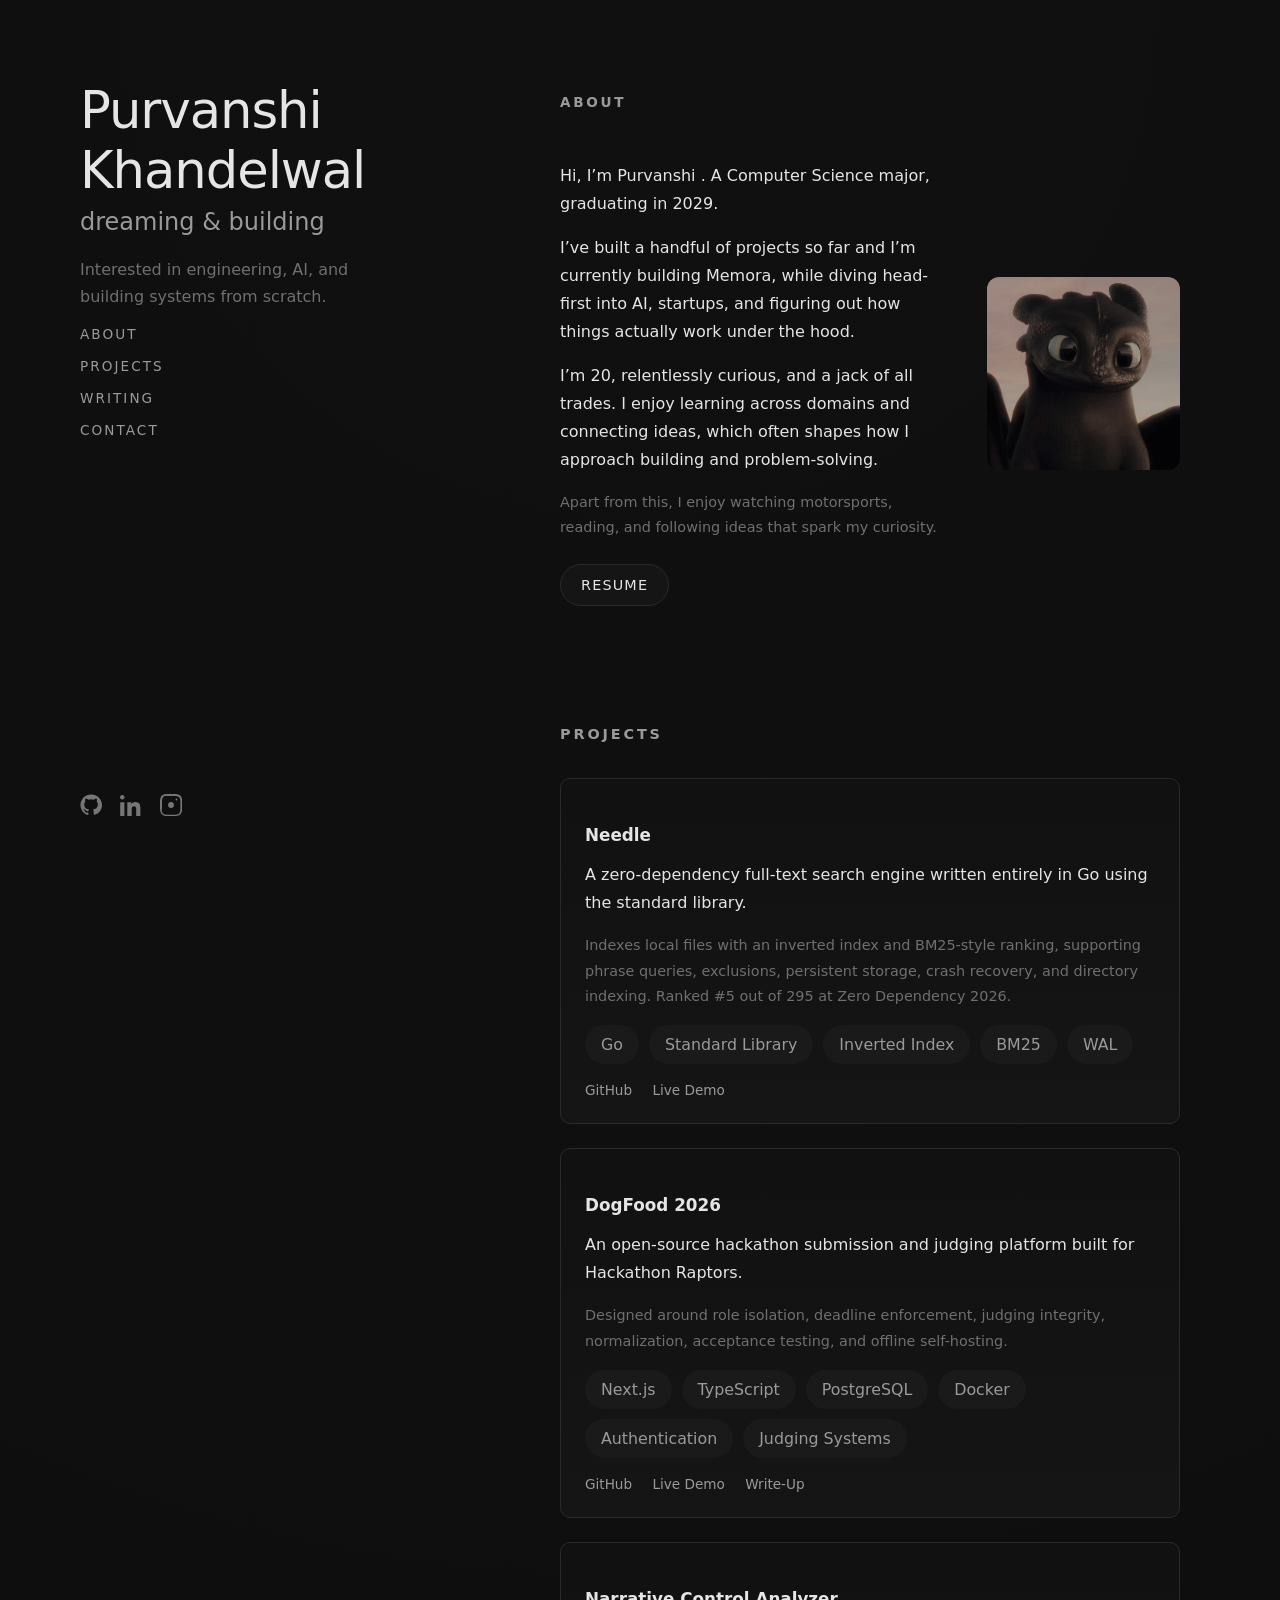
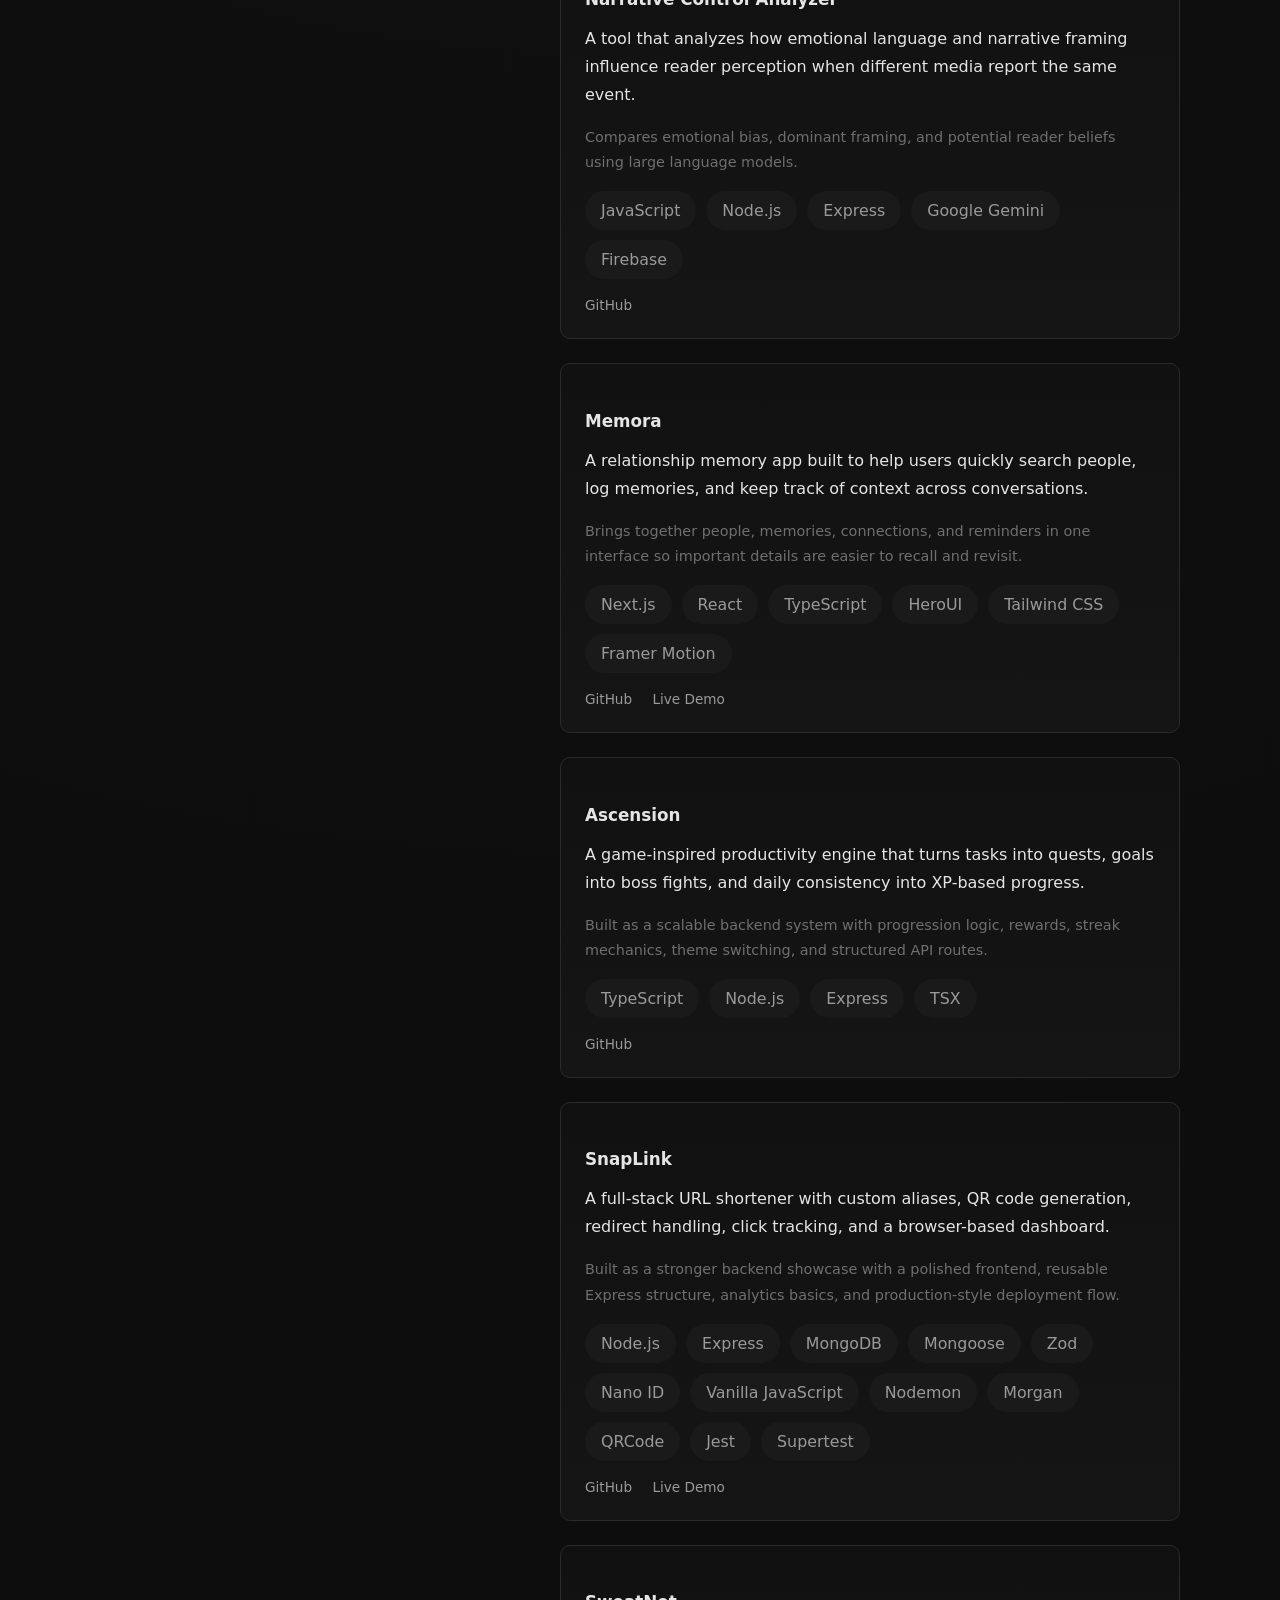
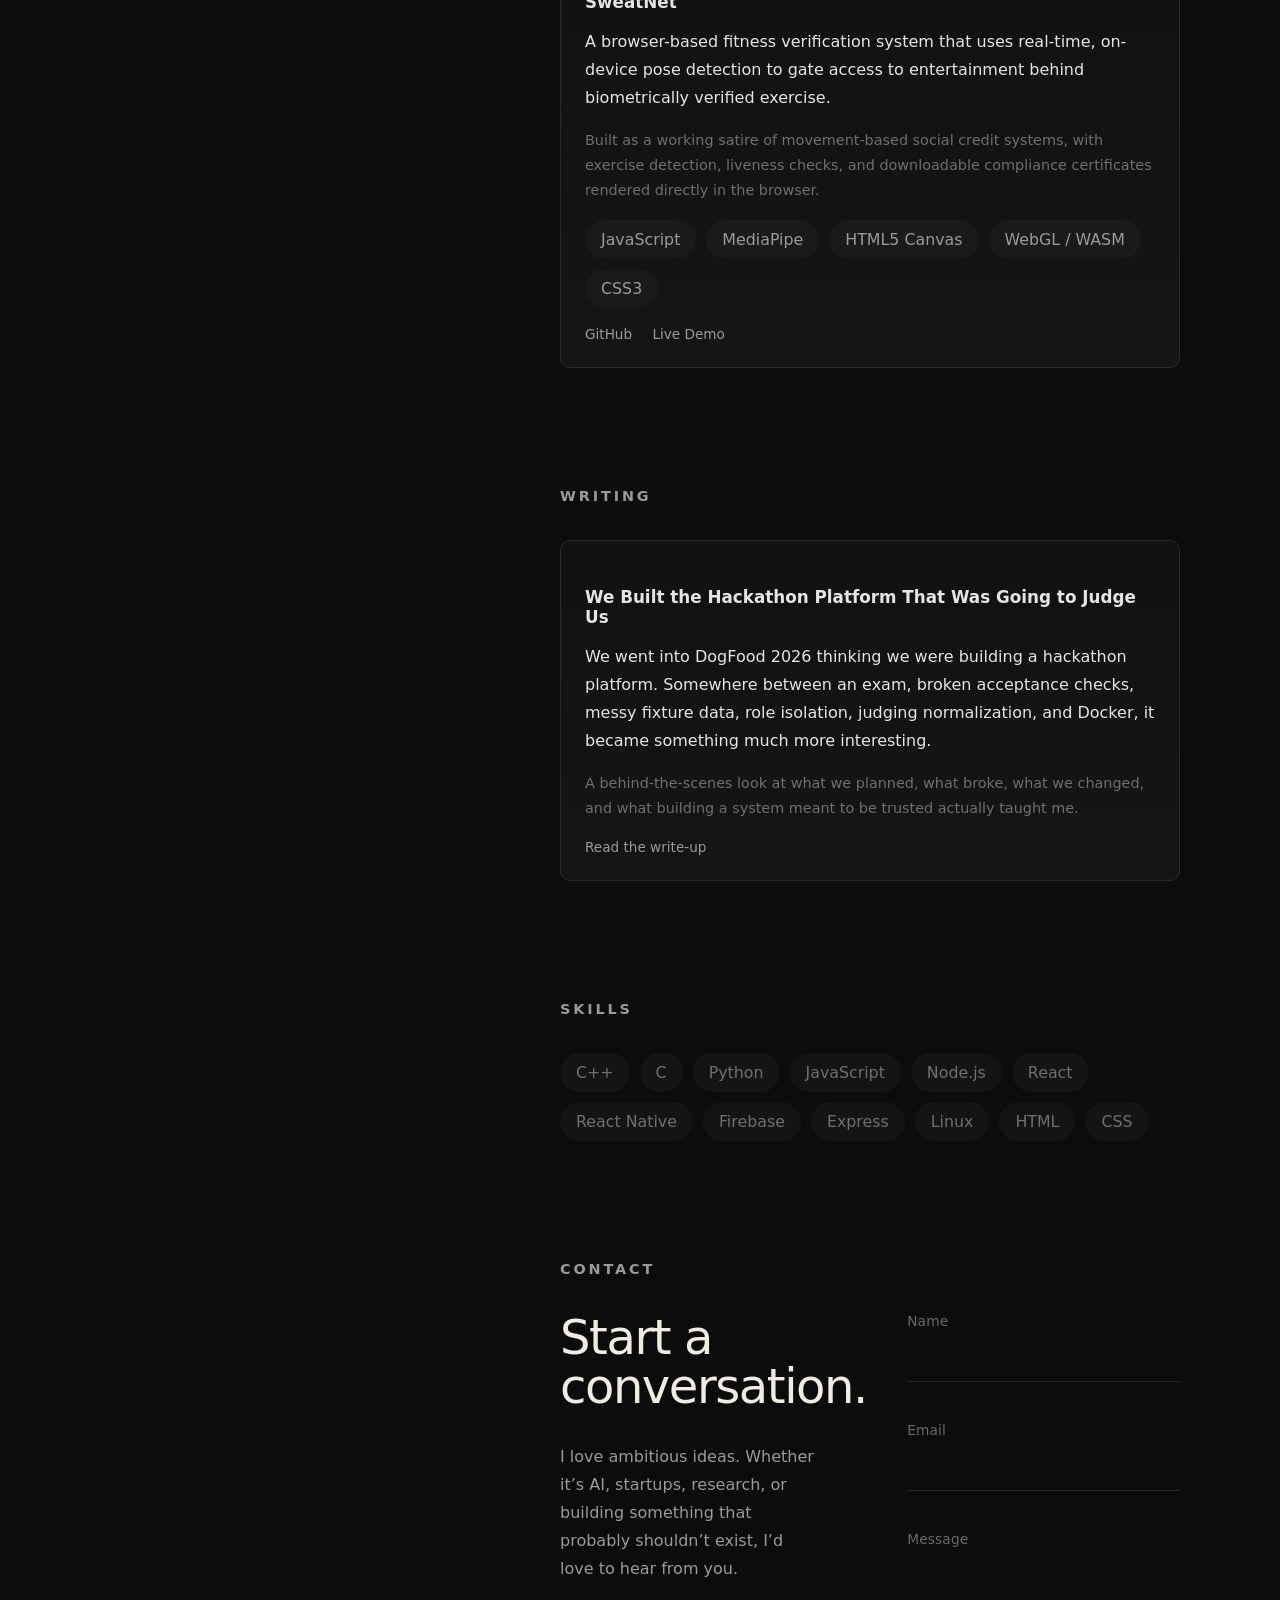
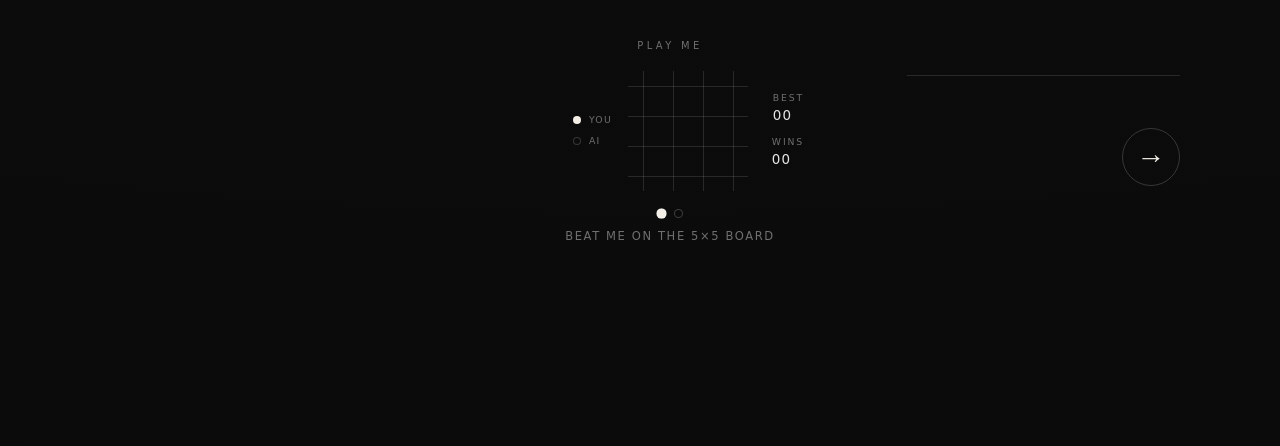
<file: index.html>
﻿<!DOCTYPE html>
<html lang="en">
<head>
  <meta charset="UTF-8" />
  <meta name="viewport" content="width=device-width, initial-scale=1.0"/>
  <title>Purvanshi</title>
  <link rel="stylesheet" href="./style.css" />
</head>




<body>
    <div id="intro">
        <p>hey there.</p>
    </div>

  <div class="layout">

    <!-- LEFT PANEL -->
    <aside class="left">
      <div>
        <h1 title="still learning, always curious">
         Purvanshi Khandelwal
        </h1>
        <h2>dreaming & building</h2>

        <p class="tagline">
           Interested in engineering, AI, 
           and building systems from scratch.
        </p>

        <nav>
          <a href="#about">ABOUT</a>
          <a href="#projects">PROJECTS</a>
          <a href="writing.html">WRITING</a>
          <a href="#contact">CONTACT</a>
        </nav>
      </div>

      <footer class="socials">
  <!-- GitHub -->
  <a href="https://github.com/Pierce05" target="_blank" aria-label="GitHub">
    <svg viewBox="0 0 24 24" aria-hidden="true">
      <path d="M12 0.5C5.73 0.5.5 5.73.5 12c0 5.1 3.29 9.43 7.86 10.96.58.1.79-.25.79-.56v-2.17c-3.2.7-3.87-1.54-3.87-1.54-.53-1.34-1.29-1.7-1.29-1.7-1.05-.72.08-.7.08-.7 1.16.08 1.77 1.19 1.77 1.19 1.03 1.76 2.7 1.25 3.36.95.1-.75.4-1.25.73-1.54-2.56-.29-5.26-1.28-5.26-5.7 0-1.26.45-2.29 1.19-3.1-.12-.29-.52-1.47.11-3.07 0 0 .97-.31 3.18 1.18a11.1 11.1 0 0 1 5.8 0c2.21-1.49 3.18-1.18 3.18-1.18.63 1.6.23 2.78.11 3.07.74.81 1.19 1.84 1.19 3.1 0 4.43-2.7 5.4-5.28 5.69.41.35.78 1.05.78 2.12v3.14c0 .31.21.66.8.55C20.71 21.43 24 17.1 24 12c0-6.27-5.23-11.5-12-11.5z"/>
    </svg>
  </a>

  <!-- LinkedIn -->
  <a href="https://www.linkedin.com/in/purvanshi-khandelwal-6375a7203?utm_source=share&utm_campaign=share_via&utm_content=profile&utm_medium=android_app" target="_blank" aria-label="LinkedIn">
    <svg viewBox="0 0 24 24" aria-hidden="true">
      <path d="M4.98 3.5c0 1.38-1.11 2.5-2.48 2.5S0 4.88 0 3.5 1.11 1 2.5 1 4.98 2.12 4.98 3.5zM.22 8.98h4.56V24H.22zM7.98 8.98h4.38v2.05h.06c.61-1.16 2.1-2.38 4.32-2.38 4.62 0 5.48 3.04 5.48 6.99V24h-4.56v-6.85c0-1.63-.03-3.72-2.27-3.72-2.27 0-2.62 1.77-2.62 3.6V24H7.98z"/>
    </svg>
  </a>

  <!-- Instagram -->
  <a href="https://instagram.com/whypurvanshi" target="_blank" aria-label="Instagram">
    <svg viewBox="0 0 24 24" aria-hidden="true">
      <path d="M12 2.2c3.2 0 3.584.012 4.85.07 1.17.056 1.97.24 2.43.41.61.23 1.05.51 1.51.97.46.46.74.9.97 1.51.17.46.35 1.26.41 2.43.06 1.27.07 1.65.07 4.85s-.01 3.58-.07 4.85c-.06 1.17-.24 1.97-.41 2.43-.23.61-.51 1.05-.97 1.51-.46.46-.9.74-1.51.97-.46.17-1.26.35-2.43.41-1.27.06-1.65.07-4.85.07s-3.58-.01-4.85-.07c-1.17-.06-1.97-.24-2.43-.41a3.73 3.73 0 0 1-1.51-.97 3.73 3.73 0 0 1-.97-1.51c-.17-.46-.35-1.26-.41-2.43C2.21 15.58 2.2 15.2 2.2 12s.01-3.58.07-4.85c.06-1.17.24-1.97.41-2.43.23-.61.51-1.05.97-1.51.46-.46.9-.74 1.51-.97.46-.17 1.26-.35 2.43-.41C8.42 2.21 8.8 2.2 12 2.2zm0-2.2C8.74 0 8.33.013 7.05.072 5.77.13 4.8.33 4.03.63c-.8.31-1.48.73-2.16 1.41A5.9 5.9 0 0 0 .63 4.03c-.3.77-.5 1.74-.56 3.02C.01 8.33 0 8.74 0 12s.01 3.67.07 4.95c.06 1.28.26 2.25.56 3.02.31.8.73 1.48 1.41 2.16a5.9 5.9 0 0 0 2.16 1.41c.77.3 1.74.5 3.02.56C8.33 23.99 8.74 24 12 24s3.67-.01 4.95-.07c1.28-.06 2.25-.26 3.02-.56a5.9 5.9 0 0 0 2.16-1.41 5.9 5.9 0 0 0 1.41-2.16c.3-.77.5-1.74.56-3.02.06-1.28.07-1.69.07-4.95s-.01-3.67-.07-4.95c-.06-1.28-.26-2.25-.56-3.02a5.9 5.9 0 0 0-1.41-2.16A5.9 5.9 0 0 0 19.97.63c-.77-.3-1.74-.5-3.02-.56C15.67.01 15.26 0 12 0z"/>
      <circle cx="12" cy="12" r="3.2"/>
      <circle cx="18" cy="6" r="1"/>
    </svg>
  </a>
</footer>


    </aside>

    <!-- RIGHT PANEL -->
    <main class="right">
      <section id="about">
  <h3>ABOUT</h3>

  <div class="about-grid">
    <div class="about-text">
      <p>
        Hi, I’m <span class="highlight">Purvanshi </span>.
        A Computer Science major, graduating in 2029.
      </p>

      <p>
        I’ve built a handful of projects so far and I’m currently building
        <span class="highlight">Memora</span>, while diving head-first into AI, 
        startups, and figuring out how things actually work under the hood.
      </p>

      <p>
  I’m 20, relentlessly curious, and a jack of all trades.
  I enjoy learning across domains and connecting ideas, which often shapes
  how I approach building and problem-solving.
</p>
<p class="faint">
  Apart from this, I enjoy watching motorsports, reading, and following ideas that spark my curiosity.
</p>

<div class="about-actions">
  <a href="assets/Purvanshi-Khandelwal-Resume.pdf" target="_blank" class="resume-button">
    Resume
  </a>
</div>


    </div>

    <div class="about-image">
      <img src="assets/me.jpg" alt="Purvanshi Khandelwal" />
    </div>
  </div>
</section>

      <section id="projects">
  <h3>PROJECTS</h3>

    <div class="project featured">
    <h4>Needle</h4>

    <p>
      A zero-dependency full-text search engine written entirely in Go
      using the standard library.
    </p>

    <p class="faint">
      Indexes local files with an inverted index and BM25-style ranking,
      supporting phrase queries, exclusions, persistent storage, crash
      recovery, and directory indexing. Ranked #5 out of 295 at
      Zero Dependency 2026.
    </p>

    <div class="tags">
      <ul class="tech-list">
        <li>Go</li>
        <li>Standard Library</li>
        <li>Inverted Index</li>
        <li>BM25</li>
        <li>WAL</li>
      </ul>
    </div>

    <div class="project-links">
      <a href="https://github.com/Pierce05/needle" target="_blank">
        GitHub
      </a>
      <a href="https://needle-aooj.onrender.com/" target="_blank">
        Live Demo
      </a>
    </div>
  </div>


  <div class="project featured">
    <h4>DogFood 2026</h4>

    <p>
      An open-source hackathon submission and judging platform built
      for Hackathon Raptors.
    </p>

    <p class="faint">
      Designed around role isolation, deadline enforcement, judging
      integrity, normalization, acceptance testing, and offline
      self-hosting.
    </p>

    <div class="tags">
      <ul class="tech-list">
        <li>Next.js</li>
        <li>TypeScript</li>
        <li>PostgreSQL</li>
        <li>Docker</li>
        <li>Authentication</li>
        <li>Judging Systems</li>
      </ul>
    </div>

  <div class="project-links">
      <a href="https://github.com/Pierce05/raptor-os" target="_blank">
          GitHub
      </a>

      <a href="https://raptor-os.onrender.com/" target="_blank">
          Live Demo
      </a>

      <a href="writing.html">
          Write-Up
      </a>
      </div>
  </div>


  <div class="project featured">
    <h4>Narrative Control Analyzer</h4>

    <p>
      A tool that analyzes how emotional language and narrative framing
      influence reader perception when different media report the same event.
    </p>

    <p class="faint">
      Compares emotional bias, dominant framing, and potential reader beliefs
      using large language models.
    </p>
    <div class="tags">
  <ul class="tech-list">
  <li>JavaScript</li>
  <li>Node.js</li>
  <li>Express</li>
  <li>Google Gemini</li>
  <li>Firebase</li>
</ul>

    </div>


    <div class="project-links">
      <a href="https://github.com/Pierce05/narrative-control-analyzer" target="_blank">
        GitHub
      </a>
    </div>
  </div>

  <div class="project featured">
    <h4>Memora</h4>

    <p>
      A relationship memory app built to help users quickly search people,
      log memories, and keep track of context across conversations.
    </p>

    <p class="faint">
      Brings together people, memories, connections, and reminders in one
      interface so important details are easier to recall and revisit.
    </p>

    <div class="tags">
      <ul class="tech-list">
        <li>Next.js</li>
        <li>React</li>
        <li>TypeScript</li>
        <li>HeroUI</li>
        <li>Tailwind CSS</li>
        <li>Framer Motion</li>
      </ul>
    </div>

    <div class="project-links">
      <a href="https://github.com/Pierce05/memora" target="_blank">
        GitHub
      </a>
      <a href="https://try-memora.netlify.app" target="_blank">
        Live Demo
      </a>
    </div>
  </div>

  <div class="project featured">
    <h4>Ascension</h4>

    <p>
      A game-inspired productivity engine that turns tasks into quests,
      goals into boss fights, and daily consistency into XP-based progress.
    </p>

    <p class="faint">
      Built as a scalable backend system with progression logic, rewards,
      streak mechanics, theme switching, and structured API routes.
    </p>

    <div class="tags">
      <ul class="tech-list">
        <li>TypeScript</li>
        <li>Node.js</li>
        <li>Express</li>
        <li>TSX</li>
      </ul>
    </div>

    <div class="project-links">
      <a href="https://github.com/Pierce05/ascension" target="_blank">
        GitHub
      </a>
    </div>
  </div>

  <div class="project featured">
    <h4>SnapLink</h4>

    <p>
      A full-stack URL shortener with custom aliases, QR code generation,
      redirect handling, click tracking, and a browser-based dashboard.
    </p>

    <p class="faint">
      Built as a stronger backend showcase with a polished frontend, reusable
      Express structure, analytics basics, and production-style deployment flow.
    </p>

    <div class="tags">
      <ul class="tech-list">
        <li>Node.js</li>
        <li>Express</li>
        <li>MongoDB</li>
        <li>Mongoose</li>
        <li>Zod</li>
        <li>Nano ID</li>
        <li>Vanilla JavaScript</li>
        <li>Nodemon</li>
        <li>Morgan</li>
        <li>QRCode</li>
        <li>Jest</li>
        <li>Supertest</li>
      </ul>
    </div>

    <div class="project-links">
      <a href="https://github.com/Pierce05/url_shortener" target="_blank">
        GitHub
      </a>
      <a href="https://url-shortener-1149.onrender.com/" target="_blank">
        Live Demo
      </a>
    </div>
  </div>

  <div class="project featured">
    <h4>SweatNet</h4>

    <p>
      A browser-based fitness verification system that uses real-time,
      on-device pose detection to gate access to entertainment behind
      biometrically verified exercise.
    </p>

    <p class="faint">
      Built as a working satire of movement-based social credit systems,
      with exercise detection, liveness checks, and downloadable compliance
      certificates rendered directly in the browser.
    </p>

    <div class="tags">
      <ul class="tech-list">
        <li>JavaScript</li>
        <li>MediaPipe</li>
        <li>HTML5 Canvas</li>
        <li>WebGL / WASM</li>
        <li>CSS3</li>
      </ul>
    </div>

    <div class="project-links">
      <a href="https://github.com/Sahil-Jayasingh/move.os" target="_blank">
        GitHub
      </a>
      <a href="https://starlit-bienenstitch-d68d55.netlify.app/" target="_blank">
        Live Demo
      </a>
    </div>
  </div>
</section>

<section id="writing">
  <h3>WRITING</h3>

  <div class="project featured">
    <h4>We Built the Hackathon Platform That Was Going to Judge Us</h4>

    <p>
      We went into DogFood 2026 thinking we were building a hackathon platform.
      Somewhere between an exam, broken acceptance checks, messy fixture data,
      role isolation, judging normalization, and Docker, it became something
      much more interesting.
    </p>

    <p class="faint">
      A behind-the-scenes look at what we planned, what broke, what we changed,
      and what building a system meant to be trusted actually taught me.
    </p>

    <div class="project-links">
      <a href="writing.html">Read the write-up</a>
    </div>
  </div>
</section>

<section id="skills">
  <h3>SKILLS</h3>

  <ul class="tech-list skills">
  <li>C++</li>
  <li>C</li>
  <li>Python</li>
  <li>JavaScript</li>
  <li>Node.js</li>
  <li>React</li>
  <li>React Native</li>
  <li>Firebase</li>
  <li>Express</li>
  <li>Linux</li>
  <li>HTML</li>
  <li>CSS</li>
</ul>

</section>

<section id="contact">
  <h3>CONTACT</h3>

  <div class="contact-card">
    <div class="contact-copy">
      <h4>Start a conversation.</h4>
      <p class="contact-intro">
        I love ambitious ideas. Whether it&rsquo;s AI, startups, research, or
        building something that probably shouldn&rsquo;t exist, I&rsquo;d love to hear from you.
      </p>
      <div class="contact-game">
        <div class="contact-game-board go-widget">
          <p class="go-widget-label">Play me</p>
          <div class="go-widget-body">
            <div class="go-widget-side go-widget-side-left">
              <span class="go-side-line"><span class="go-side-stone go-side-stone-player"></span> You</span>
              <span class="go-side-line"><span class="go-side-stone go-side-stone-ai"></span> AI</span>
            </div>

            <div class="go-board-wrap">
              <div class="go-board" role="grid" aria-label="Mini Go board"></div>
              <button class="go-restart" type="button">Play again</button>
            </div>

            <div class="go-widget-side go-widget-side-right">
              <span class="go-side-metric">Best <strong class="go-best">00</strong></span>
              <span class="go-side-metric">Wins <strong class="go-wins">00</strong></span>
            </div>
          </div>

          <div class="go-widget-foot">
            <div class="go-turn-indicator" aria-hidden="true">
              <span class="go-turn-dot go-turn-dot-player"></span>
              <span class="go-turn-dot go-turn-dot-ai"></span>
            </div>
            <p class="go-status">Beat me on the 5×5 board</p>
          </div>
        </div>
      </div>
    </div>

    <form class="contact-panel" action="https://formsubmit.co/khandelwalpurvanshi@gmail.com" method="POST">
      <input type="hidden" name="_subject" value="New portfolio message" />
      <input type="hidden" name="_captcha" value="false" />
      <input type="hidden" name="_template" value="table" />

      <div class="contact-lines">
        <label class="contact-line">
          <span>Name</span>
          <input type="text" name="name" autocomplete="name" required />
        </label>
        <label class="contact-line">
          <span>Email</span>
          <input type="email" name="email" autocomplete="email" required />
        </label>
        <label class="contact-line">
          <span>Message</span>
          <textarea name="message" rows="2" required></textarea>
        </label>
      </div>

      <div class="contact-footer">
        <button type="submit" class="contact-arrow" aria-label="Send message">
          <span>&rarr;</span>
        </button>
      </div>
    </form>
  </div>
</section>

    </main>

  </div>
  <script>
  window.addEventListener("DOMContentLoaded", () => {
    const intro = document.getElementById("intro");
    if (!intro) return;

    const dismiss = () => {
      intro.classList.add("fade-out");
      setTimeout(() => intro.remove(), 900);
      window.removeEventListener("scroll", dismiss);
    };

    intro.addEventListener("click", dismiss);
    window.addEventListener("scroll", dismiss);
  });

  window.addEventListener("DOMContentLoaded", () => {
    const boardEl = document.querySelector(".go-board");
    const statusEl = document.querySelector(".go-status");
    const restartEl = document.querySelector(".go-restart");
    const playerDot = document.querySelector(".go-turn-dot-player");
    const aiDot = document.querySelector(".go-turn-dot-ai");
    const bestEl = document.querySelector(".go-best");
    const winsEl = document.querySelector(".go-wins");
    if (!boardEl || !statusEl || !restartEl || !playerDot || !aiDot || !bestEl || !winsEl) return;

    const SIZE = 5;
    const EMPTY = 0;
    const BLACK = 1;
    const WHITE = 2;
    const STORAGE_KEY = "portfolio-go-mini-record-v1";
    const intersections = [];

    let board = [];
    let currentPlayer = WHITE;
    let locked = false;
    let gameOver = false;
    let koPoint = null;
    let stats = { best: 0, wins: 0 };

    try {
      stats = { ...stats, ...(JSON.parse(localStorage.getItem(STORAGE_KEY)) || {}) };
    } catch {}

    const updateStatsUi = () => {
      bestEl.textContent = String(stats.best || 0).padStart(2, "0");
      winsEl.textContent = String(stats.wins || 0).padStart(2, "0");
    };

    const saveStats = () => {
      localStorage.setItem(STORAGE_KEY, JSON.stringify(stats));
      updateStatsUi();
    };

    const playClick = () => {
      try {
        const ctx = new (window.AudioContext || window.webkitAudioContext)();
        const osc = ctx.createOscillator();
        const gain = ctx.createGain();
        osc.type = "sine";
        osc.frequency.value = 420;
        gain.gain.value = 0.018;
        osc.connect(gain);
        gain.connect(ctx.destination);
        osc.start();
        gain.gain.exponentialRampToValueAtTime(0.0001, ctx.currentTime + 0.08);
        osc.stop(ctx.currentTime + 0.08);
      } catch {}
    };

    const keyOf = (row, col) => `${row}-${col}`;
    const inBounds = (row, col) => row >= 0 && row < SIZE && col >= 0 && col < SIZE;
    const neighbors = (row, col) => (
      [
        [row - 1, col],
        [row + 1, col],
        [row, col - 1],
        [row, col + 1],
      ].filter(([r, c]) => inBounds(r, c))
    );

    const cloneBoard = (src) => src.map((line) => [...line]);

    const getGroup = (src, row, col) => {
      const color = src[row][col];
      const stack = [[row, col]];
      const stones = [];
      const liberties = new Set();
      const visited = new Set();

      while (stack.length) {
        const [r, c] = stack.pop();
        const key = keyOf(r, c);
        if (visited.has(key)) continue;
        visited.add(key);
        stones.push([r, c]);

        neighbors(r, c).forEach(([nr, nc]) => {
          if (src[nr][nc] === color) {
            stack.push([nr, nc]);
          } else if (src[nr][nc] === EMPTY) {
            liberties.add(keyOf(nr, nc));
          }
        });
      }

      return { stones, liberties };
    };

    const removeGroup = (src, stones) => {
      stones.forEach(([r, c]) => {
        src[r][c] = EMPTY;
      });
    };

    const boardFull = (src) => src.every((row) => row.every((cell) => cell !== EMPTY));
    const countStones = (src, color) => src.flat().filter((cell) => cell === color).length;

    const evaluateMove = (src, row, col, color) => {
      if (src[row][col] !== EMPTY) return null;
      if (koPoint && koPoint.row === row && koPoint.col === col) return null;

      const next = cloneBoard(src);
      next[row][col] = color;
      const enemy = color === BLACK ? WHITE : BLACK;
      const captured = [];

      neighbors(row, col).forEach(([nr, nc]) => {
        if (next[nr][nc] === enemy) {
          const group = getGroup(next, nr, nc);
          if (group.liberties.size === 0) {
            captured.push(...group.stones);
          }
        }
      });

      if (captured.length) removeGroup(next, captured);

      const ownGroup = getGroup(next, row, col);
      if (ownGroup.liberties.size === 0) return null;

      let nextKo = null;
      if (captured.length === 1 && ownGroup.stones.length === 1 && ownGroup.liberties.size === 1) {
        const [liberty] = [...ownGroup.liberties];
        const [kr, kc] = liberty.split("-").map(Number);
        nextKo = { row: kr, col: kc };
      }

      return { board: next, captured, ko: nextKo };
    };

    const aiChooseMove = () => {
      const moves = [];

      for (let row = 0; row < SIZE; row += 1) {
        for (let col = 0; col < SIZE; col += 1) {
          const result = evaluateMove(board, row, col, BLACK);
          if (!result) continue;

          let score = result.captured.length * 14;
          const ownGroup = getGroup(result.board, row, col);
          if (ownGroup.liberties.size === 1) score -= 8;
          if (ownGroup.liberties.size === 2) score -= 2;

          neighbors(row, col).forEach(([nr, nc]) => {
            if (board[nr][nc] === BLACK) score += 3;
            if (board[nr][nc] === WHITE) score += 2;
          });

          for (let r = 0; r < SIZE; r += 1) {
            for (let c = 0; c < SIZE; c += 1) {
              if (board[r][c] === WHITE) {
                const group = getGroup(board, r, c);
                if (group.liberties.has(keyOf(row, col))) score += 4;
              }
            }
          }

          score += Math.random() * 0.8;
          moves.push({ row, col, result, score });
        }
      }

      moves.sort((a, b) => b.score - a.score);
      return moves[0] || null;
    };

    const setStatus = (message) => {
      statusEl.textContent = message;
    };

    const updateTurnIndicator = () => {
      playerDot.classList.toggle("is-active", currentPlayer === WHITE && !gameOver);
      aiDot.classList.toggle("is-active", currentPlayer === BLACK && !gameOver);
    };

    const renderBoard = (captured = []) => {
      intersections.forEach((cell, index) => {
        const row = Math.floor(index / SIZE);
        const col = index % SIZE;
        const stone = board[row][col];
        cell.innerHTML = "";
        cell.classList.remove("has-black", "has-white", "is-ko");

        if (koPoint && koPoint.row === row && koPoint.col === col) {
          cell.classList.add("is-ko");
        }

        if (stone !== EMPTY) {
          const stoneEl = document.createElement("span");
          stoneEl.className = `go-stone ${stone === BLACK ? "go-stone-black" : "go-stone-white"}`;
          stoneEl.classList.add("is-placed");
          cell.appendChild(stoneEl);
          cell.classList.add(stone === BLACK ? "has-black" : "has-white");
        }

        const wasCaptured = captured.some(([r, c]) => r === row && c === col);
        if (wasCaptured) {
          const ghost = document.createElement("span");
          ghost.className = "go-stone go-stone-capture";
          cell.appendChild(ghost);
          setTimeout(() => ghost.remove(), 320);
        }
      });
    };

    const finishGame = () => {
      gameOver = true;
      locked = true;
      restartEl.classList.add("is-visible");
      const blackCount = countStones(board, BLACK);
      const whiteCount = countStones(board, WHITE);

      if (whiteCount >= blackCount) {
        stats.wins += 1;
        stats.best = Math.max(stats.best, whiteCount);
        saveStats();
        setStatus("You held the board.");
      } else {
        setStatus("The AI edged it.");
      }

      updateTurnIndicator();
    };

    const applyMove = (row, col, color, result) => {
      board = result.board;
      koPoint = result.ko;
      currentPlayer = color === BLACK ? WHITE : BLACK;
      renderBoard(result.captured);
      playClick();
      updateTurnIndicator();

      if (boardFull(board)) finishGame();
    };

    const aiTurn = () => {
      if (gameOver) return;
      const choice = aiChooseMove();
      if (!choice) {
        finishGame();
        return;
      }

      setStatus("Portfolio AI is thinking...");
      locked = true;

      setTimeout(() => {
        applyMove(choice.row, choice.col, BLACK, choice.result);
        if (!gameOver) {
          locked = false;
          setStatus("Beat me on the 5×5 board");
        }
      }, 300);
    };

    const resetGame = () => {
      board = Array.from({ length: SIZE }, () => Array(SIZE).fill(EMPTY));
      currentPlayer = WHITE;
      locked = false;
      gameOver = false;
      koPoint = null;
      restartEl.classList.remove("is-visible");
      setStatus("Beat me on the 5×5 board");
      renderBoard();
      updateTurnIndicator();
    };

    updateStatsUi();

    for (let row = 0; row < SIZE; row += 1) {
      for (let col = 0; col < SIZE; col += 1) {
        const point = document.createElement("button");
        point.type = "button";
        point.className = "go-point";
        point.setAttribute("role", "gridcell");
        point.setAttribute("aria-label", `Row ${row + 1}, column ${col + 1}`);
        point.addEventListener("click", () => {
          if (locked || gameOver || currentPlayer !== WHITE) return;
          const result = evaluateMove(board, row, col, WHITE);
          if (!result) return;
          applyMove(row, col, WHITE, result);
          if (!gameOver) aiTurn();
        });
        intersections.push(point);
        boardEl.appendChild(point);
      }
    }

    restartEl.addEventListener("click", resetGame);
    resetGame();
  });

  window.addEventListener("DOMContentLoaded", () => {
    const contactCard = document.querySelector(".contact-card");
    if (!contactCard) return;

    const observer = new IntersectionObserver(
      (entries) => {
        entries.forEach((entry) => {
          if (entry.isIntersecting) {
            contactCard.classList.add("is-visible");
            observer.disconnect();
          }
        });
      },
      { threshold: 0.18 }
    );

    observer.observe(contactCard);
  });
</script>

</body>
</html>
</file>
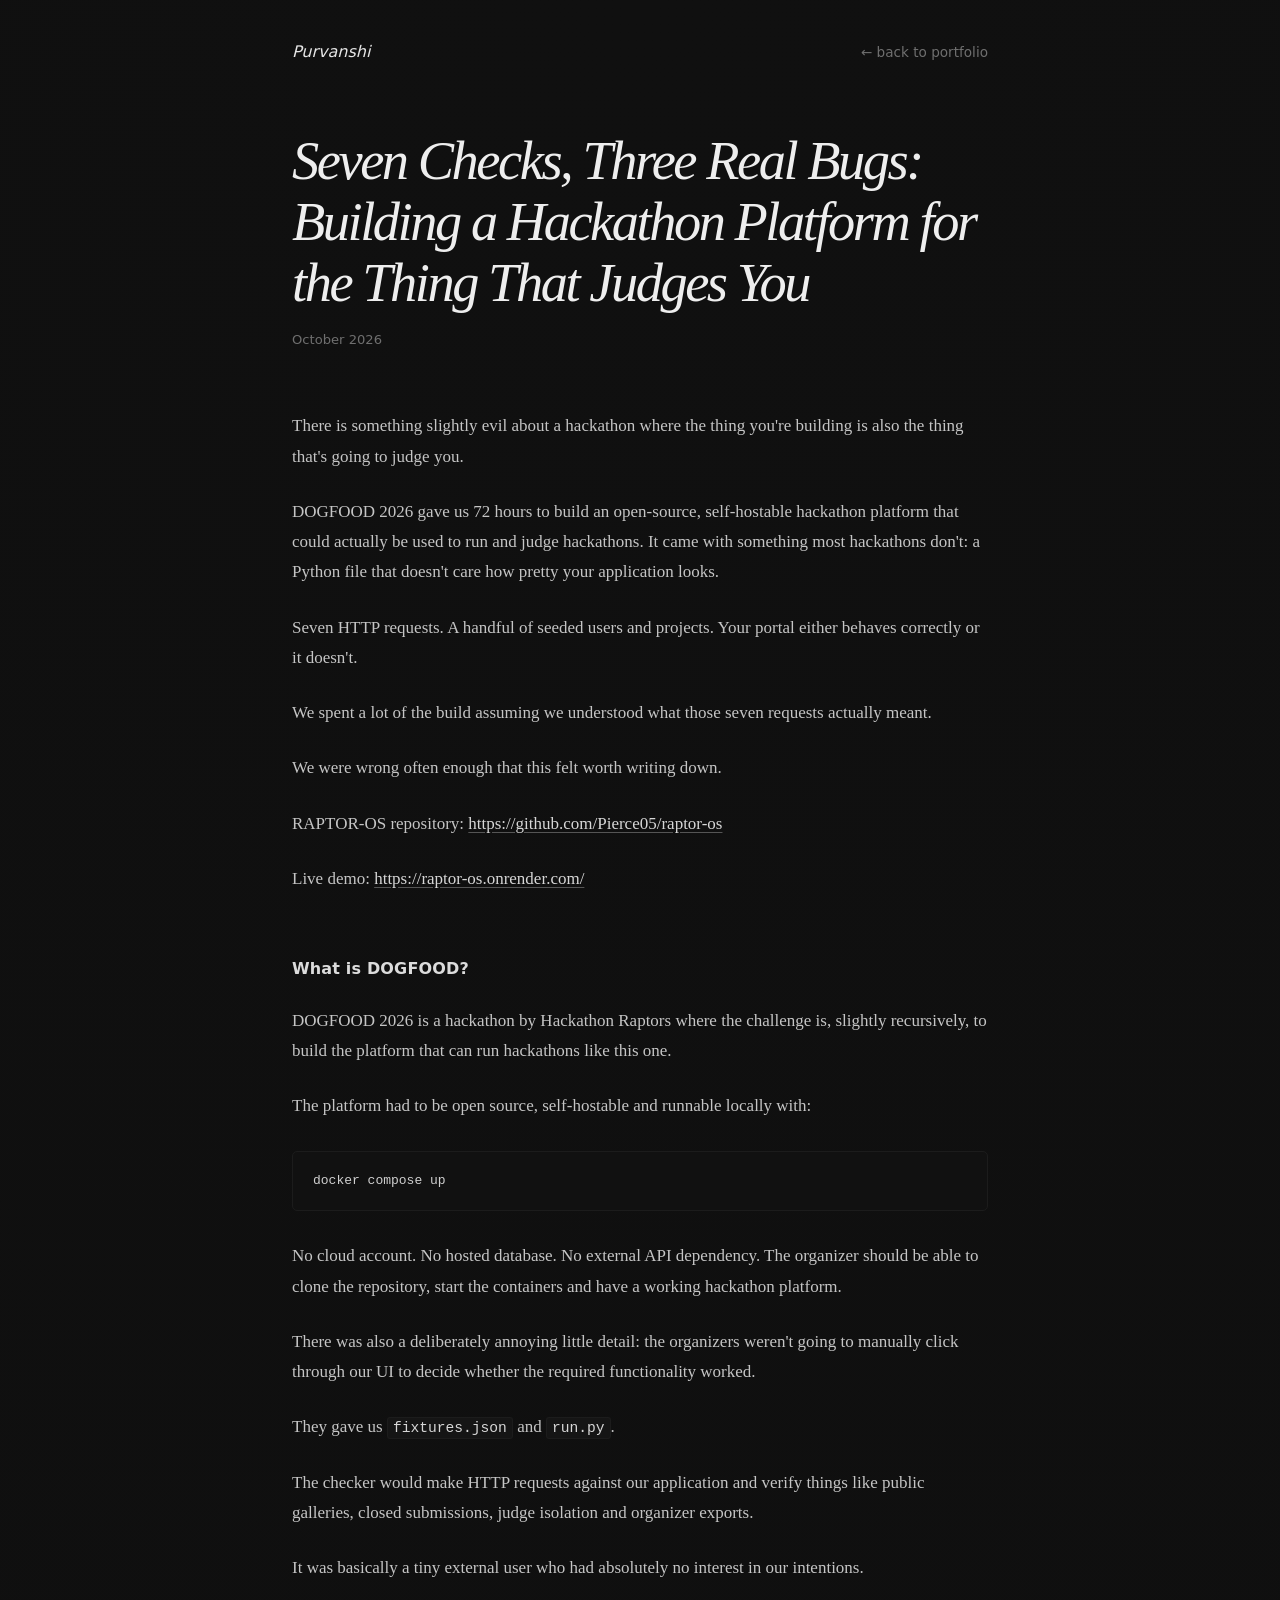
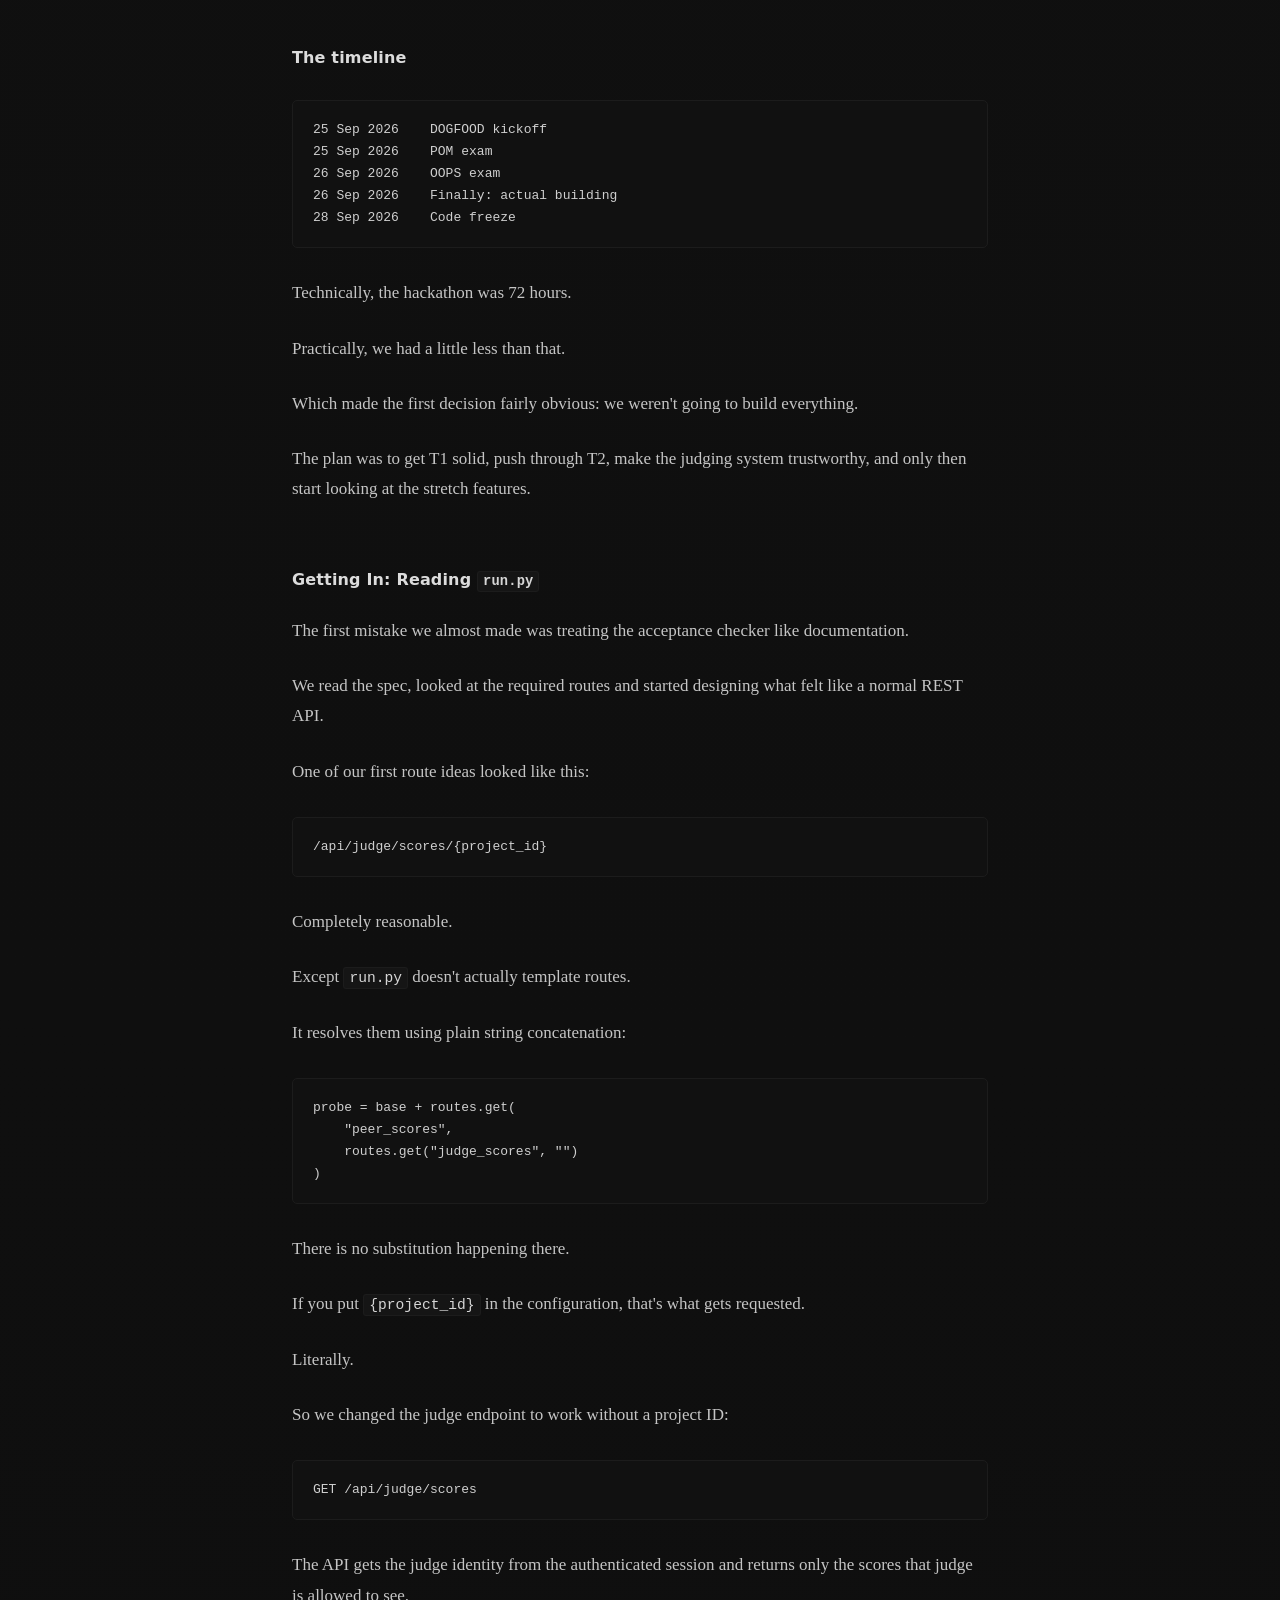
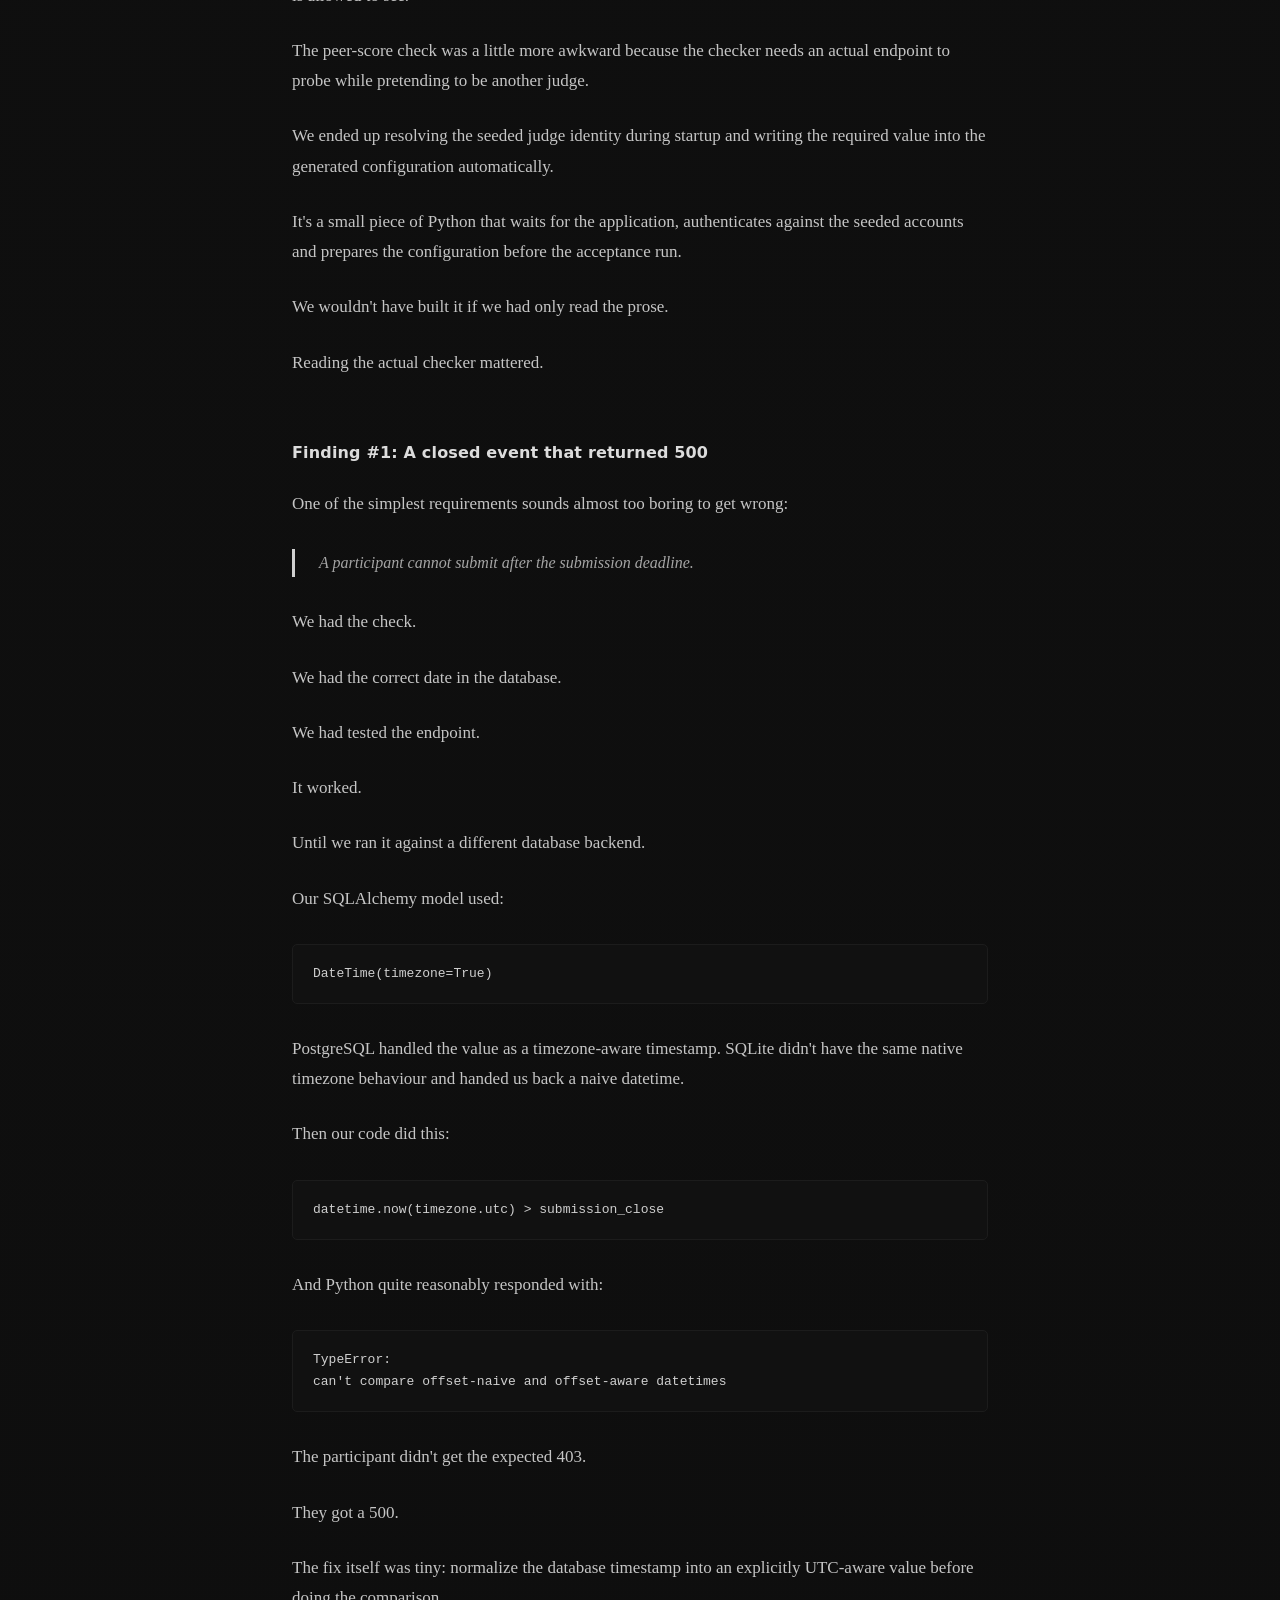
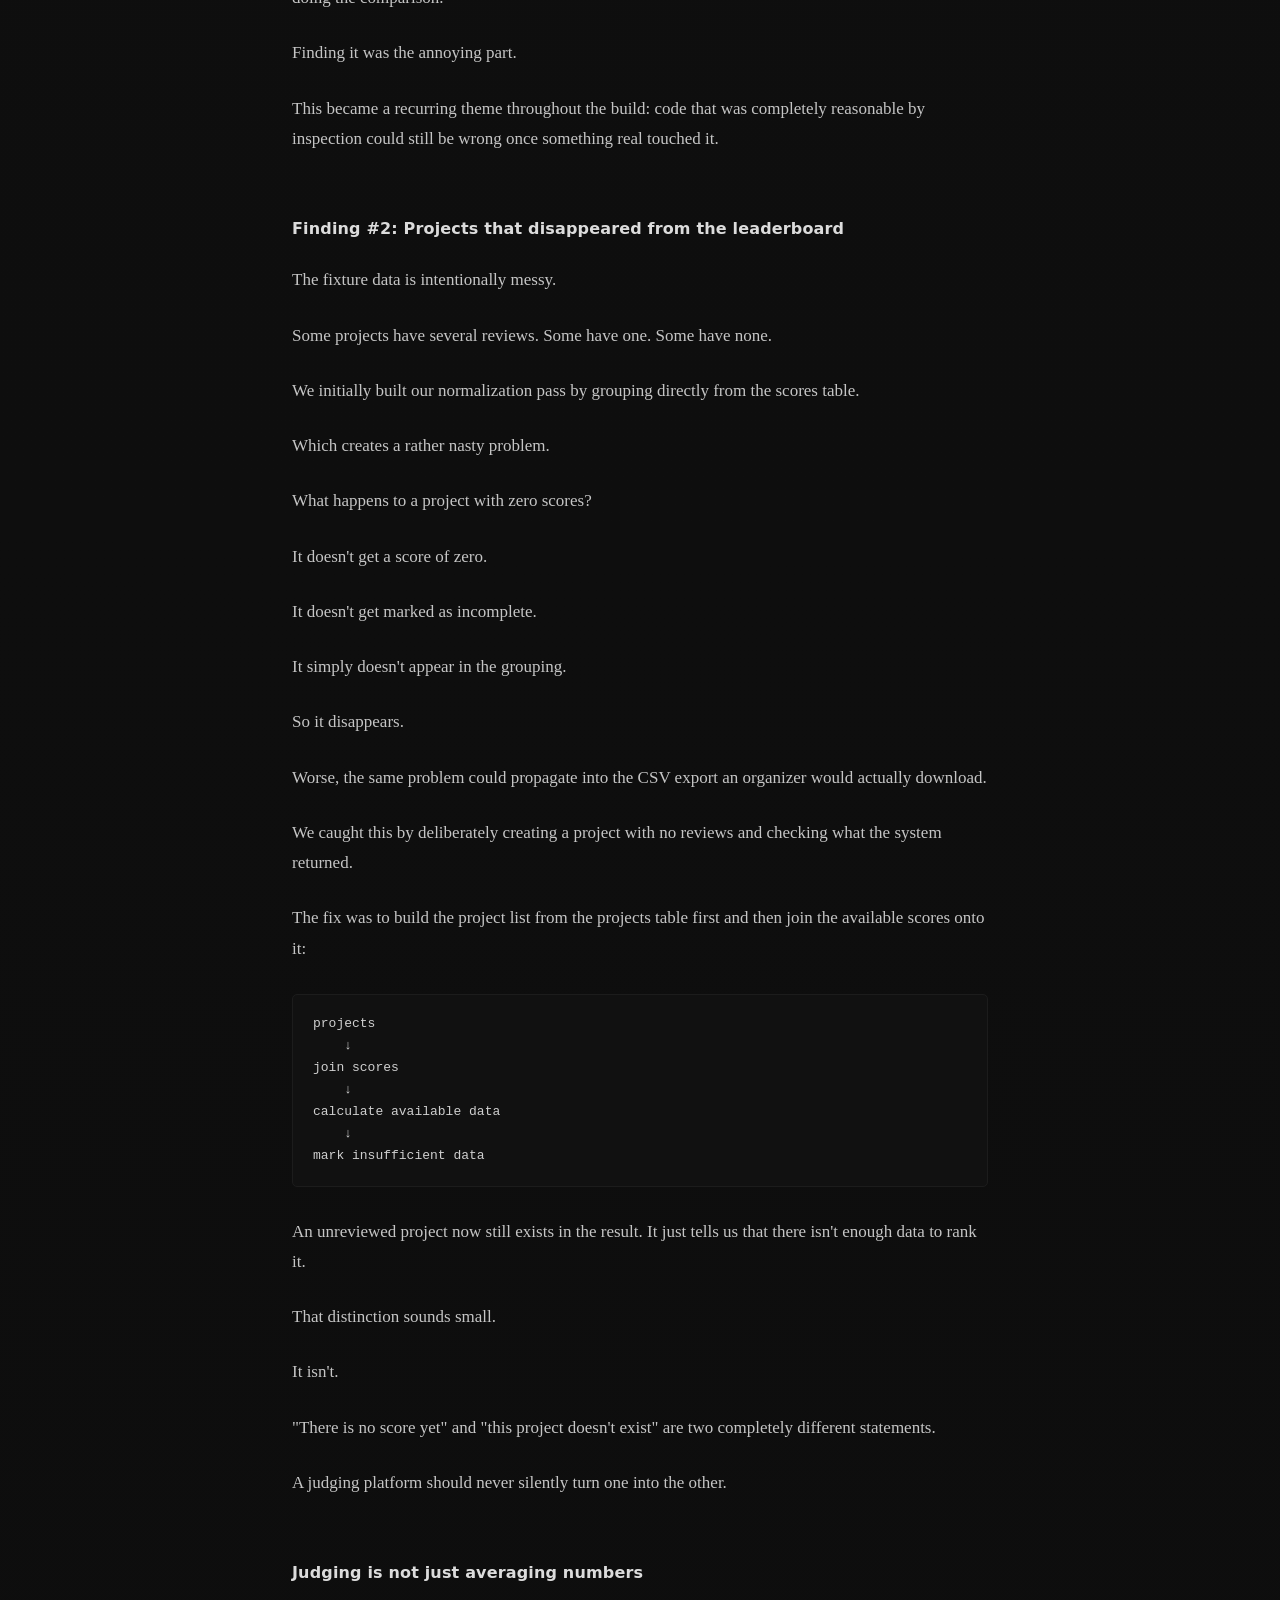
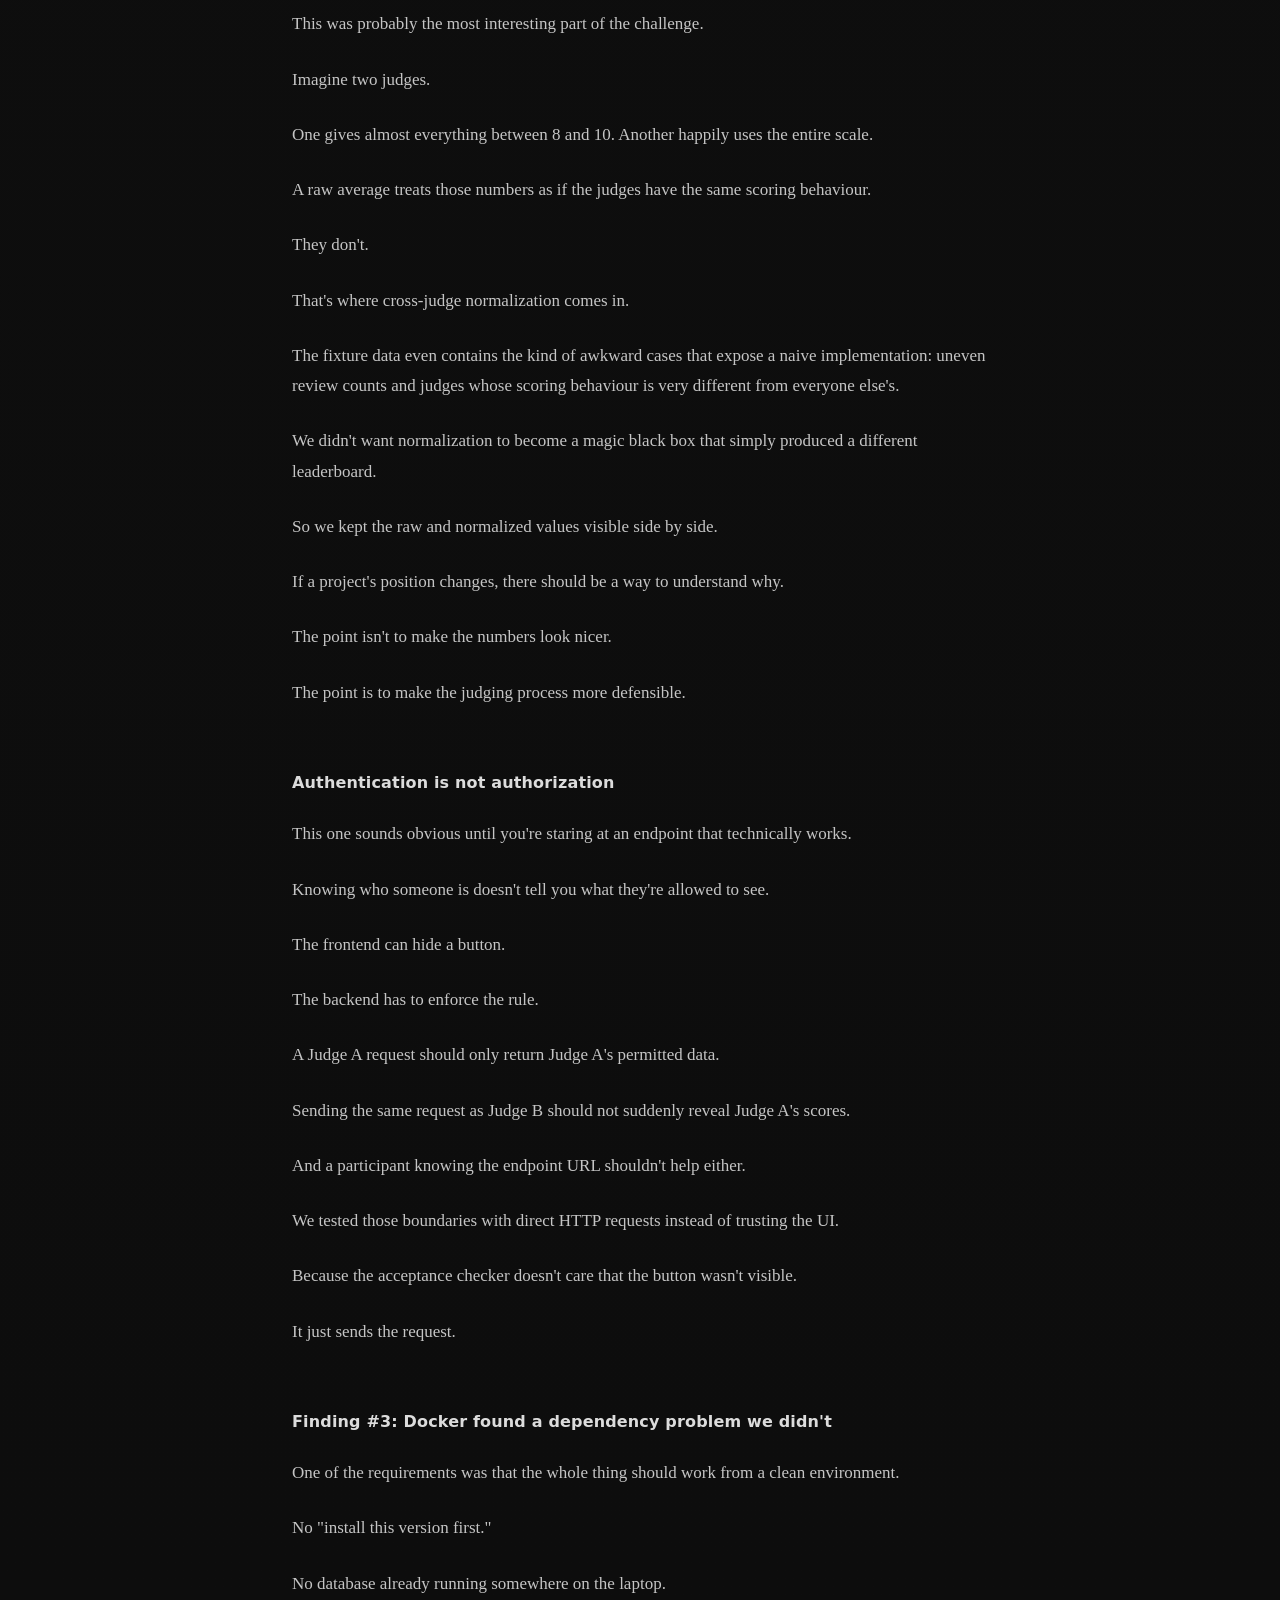
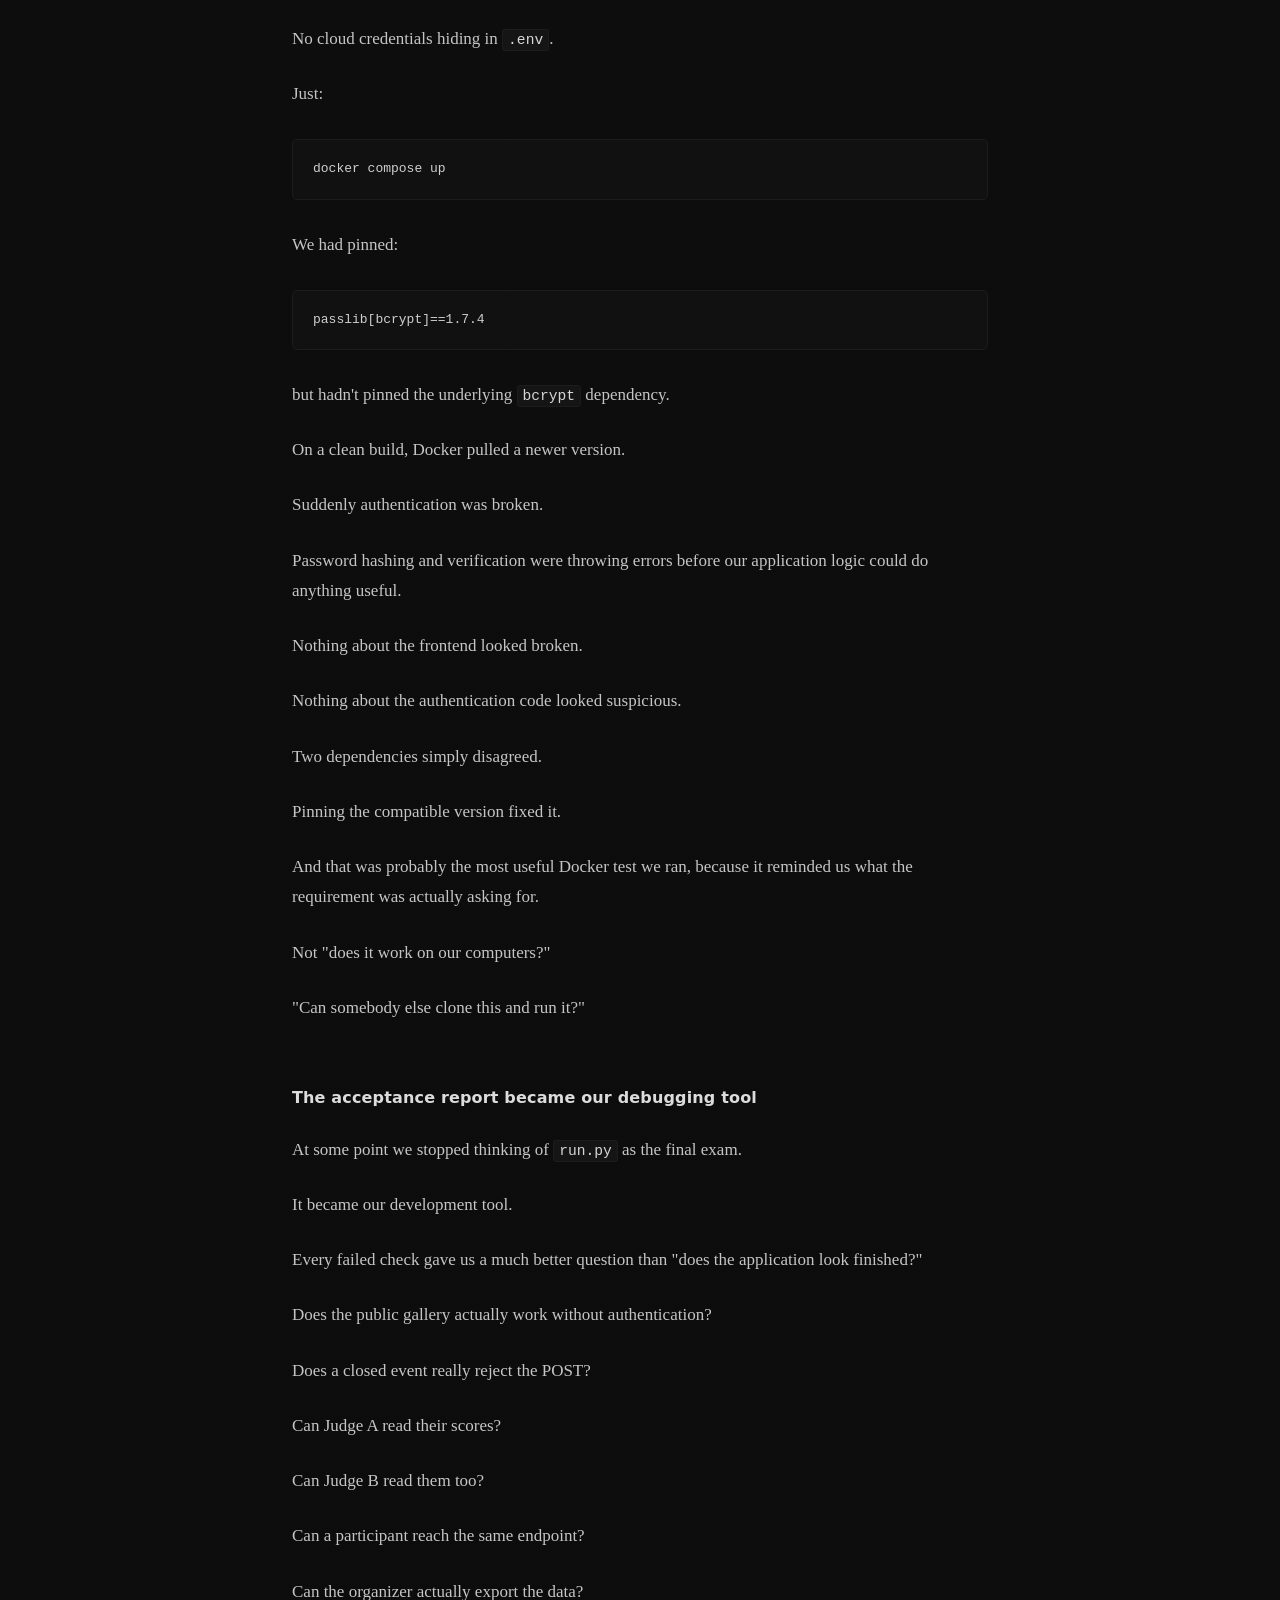
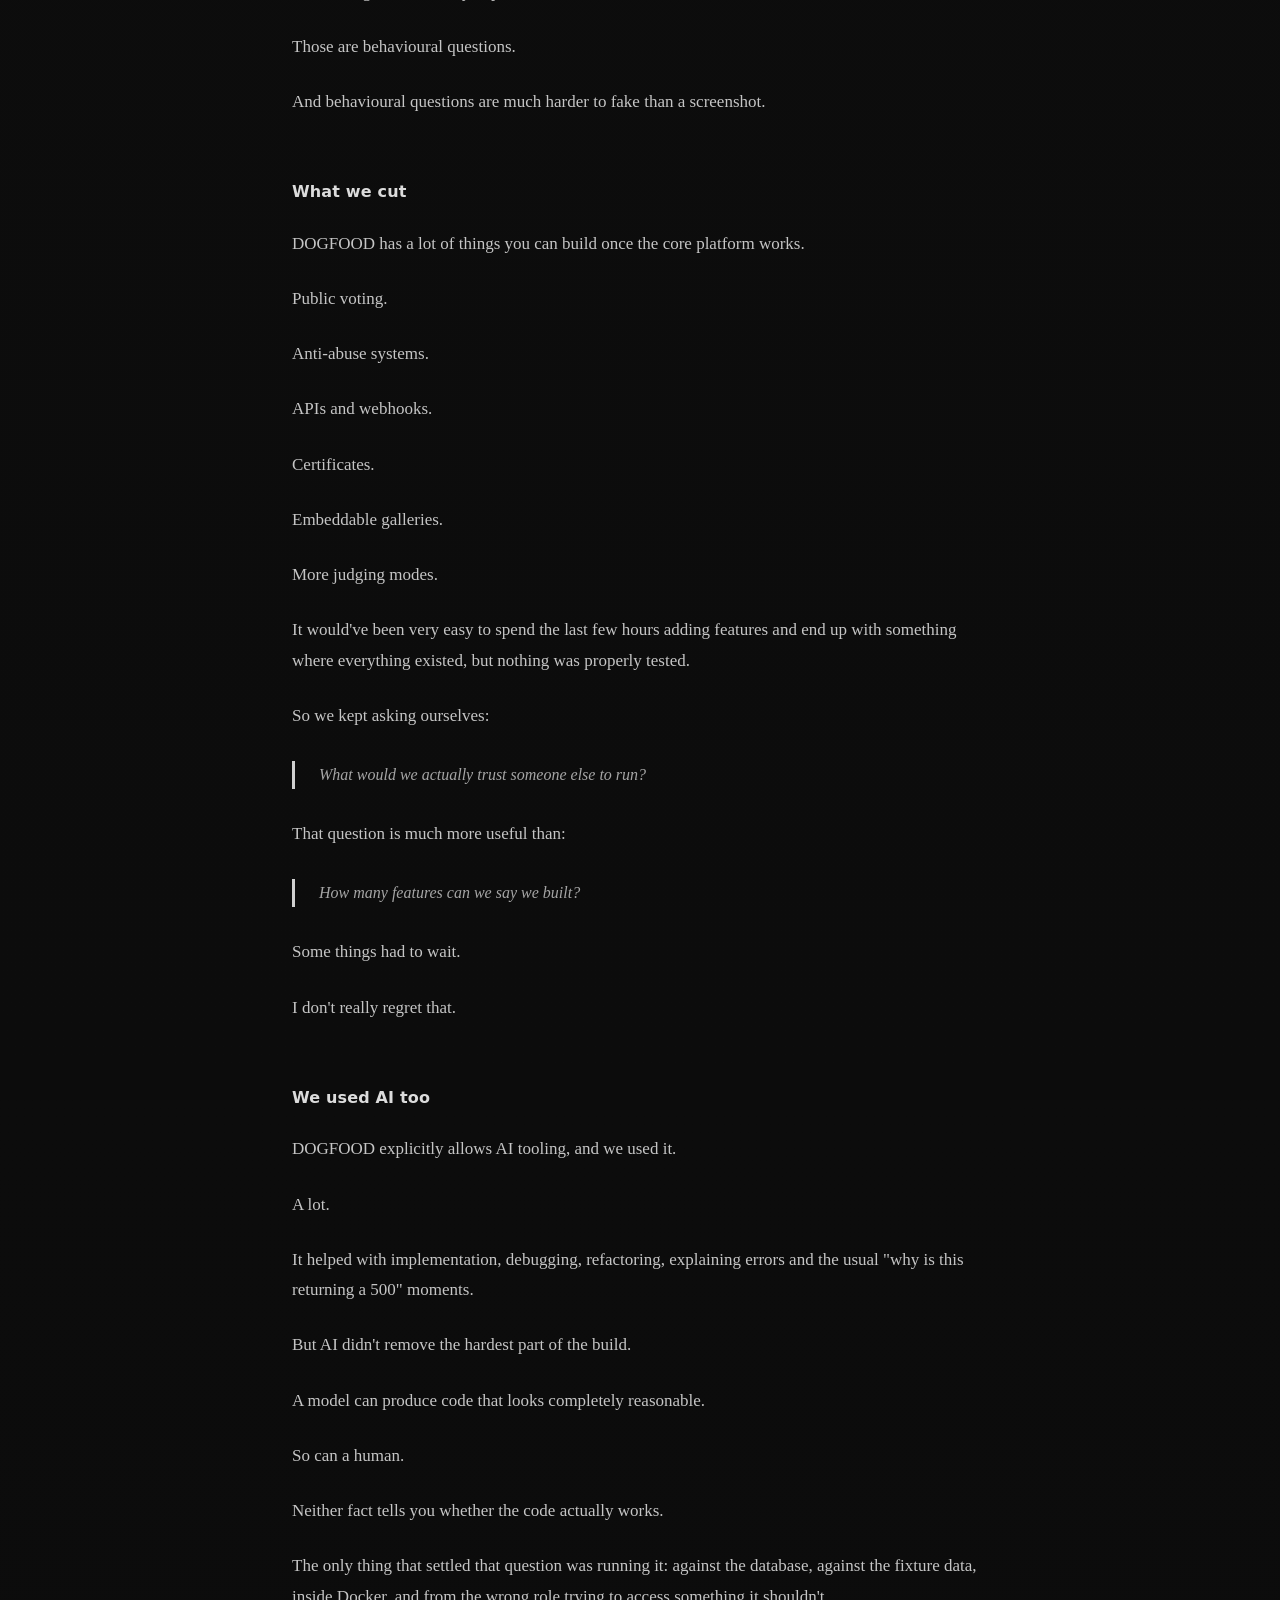
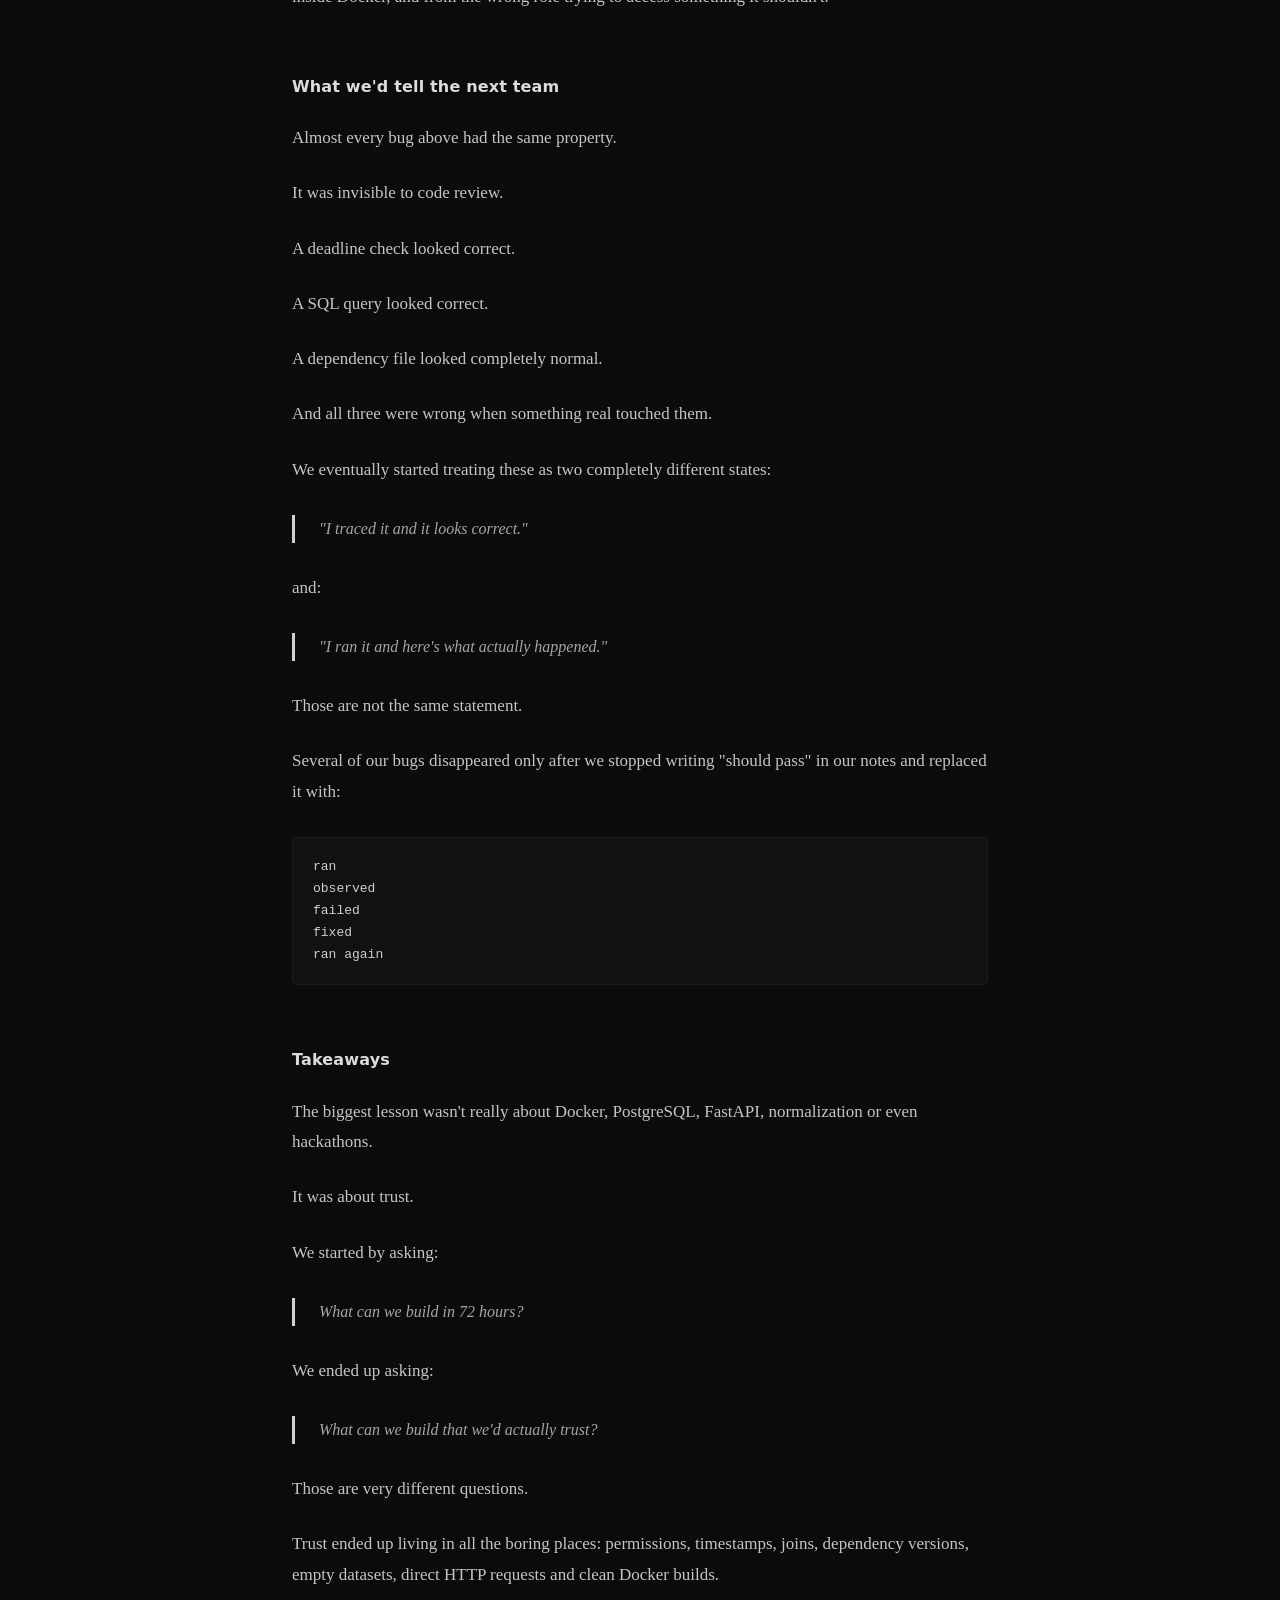
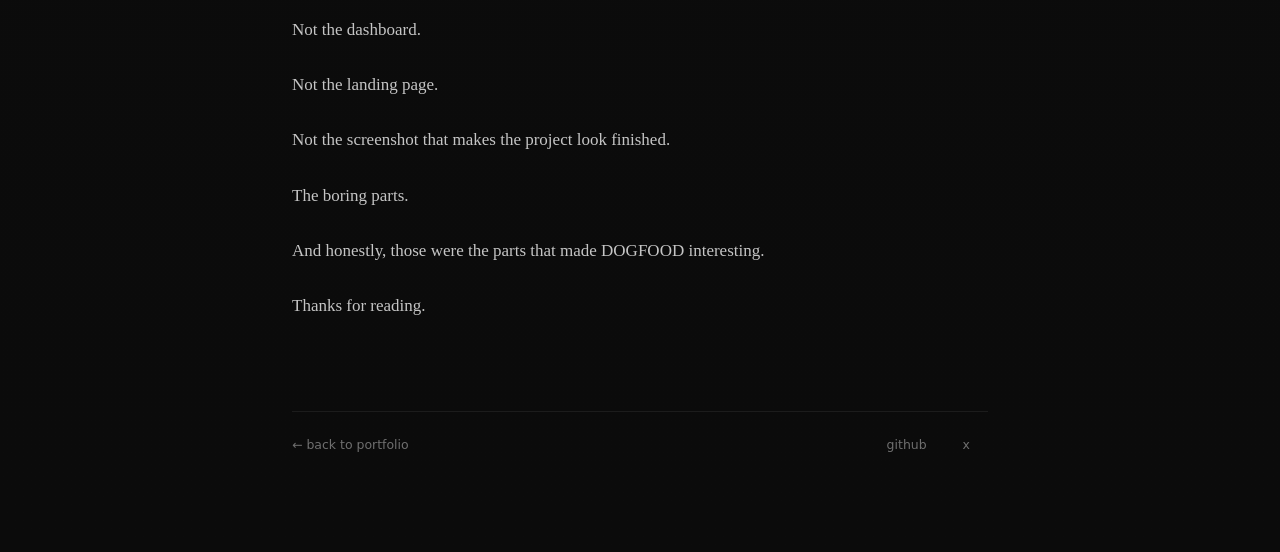
<file: writing.html>
<!DOCTYPE html>
<html lang="en">

<head>
    <meta charset="UTF-8">
    <meta name="viewport" content="width=device-width, initial-scale=1.0">

    <title>Seven Checks, Three Real Bugs: Building a Hackathon Platform for the Thing That Judges You</title>

    <link rel="stylesheet" href="style.css">
    <link rel="stylesheet" href="writing.css">
</head>

<body>

    <main class="blog">

        <header class="blog-header">

            <a href="index.html" class="author">
                Purvanshi
            </a>

            <a href="index.html" class="back">
                ← back to portfolio
            </a>

        </header>


        <article>

            <h1>
                <em>Seven Checks, Three Real Bugs: Building a Hackathon Platform for the Thing That Judges You</em>
            </h1>

            <p class="date">
                October 2026
            </p>


            <p>
                There is something slightly evil about a hackathon where the thing
                you're building is also the thing that's going to judge you.
            </p>

            <p>
                DOGFOOD 2026 gave us 72 hours to build an open-source,
                self-hostable hackathon platform that could actually be used to
                run and judge hackathons. It came with something most hackathons
                don't: a Python file that doesn't care how pretty your application
                looks.
            </p>

            <p>
                Seven HTTP requests. A handful of seeded users and projects.
                Your portal either behaves correctly or it doesn't.
            </p>

            <p>
                We spent a lot of the build assuming we understood what those
                seven requests actually meant.
            </p>

            <p>
                We were wrong often enough that this felt worth writing down.
            </p>
            

            <p>
                RAPTOR-OS repository:
                <a href="https://github.com/Pierce05/raptor-os" target="_blank">
                    https://github.com/Pierce05/raptor-os
                </a>
            </p>

            <p>
                Live demo:
                <a href="https://raptor-os.onrender.com/" target="_blank">
                    https://raptor-os.onrender.com/
                </a>
            </p>

            <h2>What is DOGFOOD?</h2>

            <p>
                DOGFOOD 2026 is a hackathon by Hackathon Raptors where the
                challenge is, slightly recursively, to build the platform that
                can run hackathons like this one.
            </p>

            <p>
                The platform had to be open source, self-hostable and runnable
                locally with:
            </p>

            <pre><code>docker compose up</code></pre>

            <p>
                No cloud account. No hosted database. No external API dependency.
                The organizer should be able to clone the repository, start the
                containers and have a working hackathon platform.
            </p>

            <p>
                There was also a deliberately annoying little detail:
                the organizers weren't going to manually click through our UI
                to decide whether the required functionality worked.
            </p>

            <p>
                They gave us <code>fixtures.json</code> and <code>run.py</code>.
            </p>

            <p>
                The checker would make HTTP requests against our application and
                verify things like public galleries, closed submissions,
                judge isolation and organizer exports.
            </p>

            <p>
                It was basically a tiny external user who had absolutely no
                interest in our intentions.
            </p>


            <h2>The timeline</h2>

            <pre><code>25 Sep 2026    DOGFOOD kickoff
25 Sep 2026    POM exam
26 Sep 2026    OOPS exam
26 Sep 2026    Finally: actual building
28 Sep 2026    Code freeze</code></pre>

            <p>
                Technically, the hackathon was 72 hours.
            </p>

            <p>
                Practically, we had a little less than that.
            </p>

            <p>
                Which made the first decision fairly obvious:
                we weren't going to build everything.
            </p>

            <p>
                The plan was to get T1 solid, push through T2, make the judging
                system trustworthy, and only then start looking at the stretch
                features.
            </p>


            <h2>Getting In: Reading <code>run.py</code></h2>

            <p>
                The first mistake we almost made was treating the acceptance
                checker like documentation.
            </p>

            <p>
                We read the spec, looked at the required routes and started
                designing what felt like a normal REST API.
            </p>

            <p>
                One of our first route ideas looked like this:
            </p>

            <pre><code>/api/judge/scores/{project_id}</code></pre>

            <p>
                Completely reasonable.
            </p>

            <p>
                Except <code>run.py</code> doesn't actually template routes.
            </p>

            <p>
                It resolves them using plain string concatenation:
            </p>

            <pre><code>probe = base + routes.get(
    "peer_scores",
    routes.get("judge_scores", "")
)</code></pre>

            <p>
                There is no substitution happening there.
            </p>

            <p>
                If you put <code>{project_id}</code> in the configuration,
                that's what gets requested.
            </p>

            <p>
                Literally.
            </p>

            <p>
                So we changed the judge endpoint to work without a project ID:
            </p>

            <pre><code>GET /api/judge/scores</code></pre>

            <p>
                The API gets the judge identity from the authenticated session
                and returns only the scores that judge is allowed to see.
            </p>

            <p>
                The peer-score check was a little more awkward because the
                checker needs an actual endpoint to probe while pretending to
                be another judge.
            </p>

            <p>
                We ended up resolving the seeded judge identity during startup
                and writing the required value into the generated configuration
                automatically.
            </p>

            <p>
                It's a small piece of Python that waits for the application,
                authenticates against the seeded accounts and prepares the
                configuration before the acceptance run.
            </p>

            <p>
                We wouldn't have built it if we had only read the prose.
            </p>

            <p>
                Reading the actual checker mattered.
            </p>


            <h2>Finding #1: A closed event that returned 500</h2>

            <p>
                One of the simplest requirements sounds almost too boring to
                get wrong:
            </p>

            <blockquote>
                A participant cannot submit after the submission deadline.
            </blockquote>

            <p>
                We had the check.
            </p>

            <p>
                We had the correct date in the database.
            </p>

            <p>
                We had tested the endpoint.
            </p>

            <p>
                It worked.
            </p>

            <p>
                Until we ran it against a different database backend.
            </p>

            <p>
                Our SQLAlchemy model used:
            </p>

            <pre><code>DateTime(timezone=True)</code></pre>

            <p>
                PostgreSQL handled the value as a timezone-aware timestamp.
                SQLite didn't have the same native timezone behaviour and handed
                us back a naive datetime.
            </p>

            <p>
                Then our code did this:
            </p>

            <pre><code>datetime.now(timezone.utc) &gt; submission_close</code></pre>

            <p>
                And Python quite reasonably responded with:
            </p>

            <pre><code>TypeError:
can't compare offset-naive and offset-aware datetimes</code></pre>

            <p>
                The participant didn't get the expected 403.
            </p>

            <p>
                They got a 500.
            </p>

            <p>
                The fix itself was tiny: normalize the database timestamp into
                an explicitly UTC-aware value before doing the comparison.
            </p>

            <p>
                Finding it was the annoying part.
            </p>

            <p>
                This became a recurring theme throughout the build:
                code that was completely reasonable by inspection could still
                be wrong once something real touched it.
            </p>


            <h2>Finding #2: Projects that disappeared from the leaderboard</h2>

            <p>
                The fixture data is intentionally messy.
            </p>

            <p>
                Some projects have several reviews. Some have one.
                Some have none.
            </p>

            <p>
                We initially built our normalization pass by grouping directly
                from the scores table.
            </p>

            <p>
                Which creates a rather nasty problem.
            </p>

            <p>
                What happens to a project with zero scores?
            </p>

            <p>
                It doesn't get a score of zero.
            </p>

            <p>
                It doesn't get marked as incomplete.
            </p>

            <p>
                It simply doesn't appear in the grouping.
            </p>

            <p>
                So it disappears.
            </p>

            <p>
                Worse, the same problem could propagate into the CSV export
                an organizer would actually download.
            </p>

            <p>
                We caught this by deliberately creating a project with no
                reviews and checking what the system returned.
            </p>

            <p>
                The fix was to build the project list from the projects table
                first and then join the available scores onto it:
            </p>

            <pre><code>projects
    ↓
join scores
    ↓
calculate available data
    ↓
mark insufficient data</code></pre>

            <p>
                An unreviewed project now still exists in the result.
                It just tells us that there isn't enough data to rank it.
            </p>

            <p>
                That distinction sounds small.
            </p>

            <p>
                It isn't.
            </p>

            <p>
                "There is no score yet" and "this project doesn't exist"
                are two completely different statements.
            </p>

            <p>
                A judging platform should never silently turn one into the
                other.
            </p>


            <h2>Judging is not just averaging numbers</h2>

            <p>
                This was probably the most interesting part of the challenge.
            </p>

            <p>
                Imagine two judges.
            </p>

            <p>
                One gives almost everything between 8 and 10.
                Another happily uses the entire scale.
            </p>

            <p>
                A raw average treats those numbers as if the judges have the
                same scoring behaviour.
            </p>

            <p>
                They don't.
            </p>

            <p>
                That's where cross-judge normalization comes in.
            </p>

            <p>
                The fixture data even contains the kind of awkward cases that
                expose a naive implementation: uneven review counts and judges
                whose scoring behaviour is very different from everyone else's.
            </p>

            <p>
                We didn't want normalization to become a magic black box that
                simply produced a different leaderboard.
            </p>

            <p>
                So we kept the raw and normalized values visible side by side.
            </p>

            <p>
                If a project's position changes, there should be a way to
                understand why.
            </p>

            <p>
                The point isn't to make the numbers look nicer.
            </p>

            <p>
                The point is to make the judging process more defensible.
            </p>


            <h2>Authentication is not authorization</h2>

            <p>
                This one sounds obvious until you're staring at an endpoint
                that technically works.
            </p>

            <p>
                Knowing who someone is doesn't tell you what they're allowed
                to see.
            </p>

            <p>
                The frontend can hide a button.
            </p>

            <p>
                The backend has to enforce the rule.
            </p>

            <p>
                A Judge A request should only return Judge A's permitted data.
            </p>

            <p>
                Sending the same request as Judge B should not suddenly reveal
                Judge A's scores.
            </p>

            <p>
                And a participant knowing the endpoint URL shouldn't help
                either.
            </p>

            <p>
                We tested those boundaries with direct HTTP requests instead
                of trusting the UI.
            </p>

            <p>
                Because the acceptance checker doesn't care that the button
                wasn't visible.
            </p>

            <p>
                It just sends the request.
            </p>


            <h2>Finding #3: Docker found a dependency problem we didn't</h2>

            <p>
                One of the requirements was that the whole thing should work
                from a clean environment.
            </p>

            <p>
                No "install this version first."
            </p>

            <p>
                No database already running somewhere on the laptop.
            </p>

            <p>
                No cloud credentials hiding in <code>.env</code>.
            </p>

            <p>
                Just:
            </p>

            <pre><code>docker compose up</code></pre>

            <p>
                We had pinned:
            </p>

            <pre><code>passlib[bcrypt]==1.7.4</code></pre>

            <p>
                but hadn't pinned the underlying <code>bcrypt</code> dependency.
            </p>

            <p>
                On a clean build, Docker pulled a newer version.
            </p>

            <p>
                Suddenly authentication was broken.
            </p>

            <p>
                Password hashing and verification were throwing errors before
                our application logic could do anything useful.
            </p>

            <p>
                Nothing about the frontend looked broken.
            </p>

            <p>
                Nothing about the authentication code looked suspicious.
            </p>

            <p>
                Two dependencies simply disagreed.
            </p>

            <p>
                Pinning the compatible version fixed it.
            </p>

            <p>
                And that was probably the most useful Docker test we ran,
                because it reminded us what the requirement was actually
                asking for.
            </p>

            <p>
                Not "does it work on our computers?"
            </p>

            <p>
                "Can somebody else clone this and run it?"
            </p>


            <h2>The acceptance report became our debugging tool</h2>

            <p>
                At some point we stopped thinking of <code>run.py</code> as
                the final exam.
            </p>

            <p>
                It became our development tool.
            </p>

            <p>
                Every failed check gave us a much better question than
                "does the application look finished?"
            </p>

            <p>
                Does the public gallery actually work without authentication?
            </p>

            <p>
                Does a closed event really reject the POST?
            </p>

            <p>
                Can Judge A read their scores?
            </p>

            <p>
                Can Judge B read them too?
            </p>

            <p>
                Can a participant reach the same endpoint?
            </p>

            <p>
                Can the organizer actually export the data?
            </p>

            <p>
                Those are behavioural questions.
            </p>

            <p>
                And behavioural questions are much harder to fake than a
                screenshot.
            </p>


            <h2>What we cut</h2>

            <p>
                DOGFOOD has a lot of things you can build once the core platform
                works.
            </p>

            <p>
                Public voting.
            </p>

            <p>
                Anti-abuse systems.
            </p>

            <p>
                APIs and webhooks.
            </p>

            <p>
                Certificates.
            </p>

            <p>
                Embeddable galleries.
            </p>

            <p>
                More judging modes.
            </p>

            <p>
                It would've been very easy to spend the last few hours adding
                features and end up with something where everything existed,
                but nothing was properly tested.
            </p>

            <p>
                So we kept asking ourselves:
            </p>

            <blockquote>
                What would we actually trust someone else to run?
            </blockquote>

            <p>
                That question is much more useful than:
            </p>

            <blockquote>
                How many features can we say we built?
            </blockquote>

            <p>
                Some things had to wait.
            </p>

            <p>
                I don't really regret that.
            </p>


            <h2>We used AI too</h2>

            <p>
                DOGFOOD explicitly allows AI tooling, and we used it.
            </p>

            <p>
                A lot.
            </p>

            <p>
                It helped with implementation, debugging, refactoring,
                explaining errors and the usual "why is this returning a 500"
                moments.
            </p>

            <p>
                But AI didn't remove the hardest part of the build.
            </p>

            <p>
                A model can produce code that looks completely reasonable.
            </p>

            <p>
                So can a human.
            </p>

            <p>
                Neither fact tells you whether the code actually works.
            </p>

            <p>
                The only thing that settled that question was running it:
                against the database, against the fixture data, inside Docker,
                and from the wrong role trying to access something it shouldn't.
            </p>


            <h2>What we'd tell the next team</h2>

            <p>
                Almost every bug above had the same property.
            </p>

            <p>
                It was invisible to code review.
            </p>

            <p>
                A deadline check looked correct.
            </p>

            <p>
                A SQL query looked correct.
            </p>

            <p>
                A dependency file looked completely normal.
            </p>

            <p>
                And all three were wrong when something real touched them.
            </p>

            <p>
                We eventually started treating these as two completely
                different states:
            </p>

            <blockquote>
                "I traced it and it looks correct."
            </blockquote>

            <p>
                and:
            </p>

            <blockquote>
                "I ran it and here's what actually happened."
            </blockquote>

            <p>
                Those are not the same statement.
            </p>

            <p>
                Several of our bugs disappeared only after we stopped writing
                "should pass" in our notes and replaced it with:
            </p>

            <pre><code>ran
observed
failed
fixed
ran again</code></pre>


            <h2>Takeaways</h2>

            <p>
                The biggest lesson wasn't really about Docker, PostgreSQL,
                FastAPI, normalization or even hackathons.
            </p>

            <p>
                It was about trust.
            </p>

            <p>
                We started by asking:
            </p>

            <blockquote>
                What can we build in 72 hours?
            </blockquote>

            <p>
                We ended up asking:
            </p>

            <blockquote>
                What can we build that we'd actually trust?
            </blockquote>

            <p>
                Those are very different questions.
            </p>

            <p>
                Trust ended up living in all the boring places:
                permissions, timestamps, joins, dependency versions,
                empty datasets, direct HTTP requests and clean Docker builds.
            </p>

            <p>
                Not the dashboard.
            </p>

            <p>
                Not the landing page.
            </p>

            <p>
                Not the screenshot that makes the project look finished.
            </p>

            <p>
                The boring parts.
            </p>

            <p>
                And honestly, those were the parts that made DOGFOOD interesting.
            </p>


            <p>
                Thanks for reading.
            </p>


        </article>


        <footer class="blog-footer">

            <a href="index.html">
                ← back to portfolio
            </a>

            <div class="socials">
                <a href="https://github.com/yourusername">github</a>
                <a href="https://x.com/yourusername">x</a>
            </div>

        </footer>

    </main>

</body>

</html>
</file>
<file: style.css>
:root {
  /* Core blacks */
  --bg: #0b0b0b;          /* page background */
  --panel: #111111;       /* cards / panels */
  --panel-soft: #151515;  /* hover / subtle depth */

  /* Text */
  --text: #e5e5e5;        /* main text */
  --muted: #9a9a9a;       /* secondary text */
  --faint: #6f6f6f;       /* very low emphasis */

  /* Structure */
  --border: #1c1c1c;

  /* Accent (OFF for now) */
  --accent: #ffffff;
  --drizz: #bfbfbf; /* soft silver-grey, not bright */

}

* {
  box-sizing: border-box;
}

body {
  margin: 0;
  background: radial-gradient(
    circle at top,
    #101010,
    var(--bg)
  );
  color: var(--text);
  font-family: system-ui, -apple-system, BlinkMacSystemFont, sans-serif;
}

#intro {
  position: fixed;
  inset: 0;
  background: radial-gradient(circle at center, #121212, #0b0b0b);
  display: flex;
  align-items: center;
  justify-content: center;
  z-index: 9999;

  cursor: pointer;

  transition: opacity 0.8s ease, transform 0.8s ease;
}

#intro p {
  font-size: 2.2rem;              /* bigger */
  font-weight: 500;
  letter-spacing: 0.04em;
  color: #cfcfcf;

  animation: floatIn 1.2s ease forwards;

}
@keyframes floatIn {
  from {
    opacity: 0;
    transform: translateY(6px);
  }
  to {
    opacity: 1;
    transform: translateY(0);
  }
}
#intro p::after {
  content: " (click)";
  font-size: 0.9rem;
  opacity: 0.4;
  margin-left: 6px;
}

#intro.fade-out {
  opacity: 0;
  transform: scale(1.02);
  pointer-events: none;
}



a {
  color: var(--muted);
  text-decoration: none;
  position: relative;
}


a::after {
  content: "";
  position: absolute;
  left: 0;
  bottom: -2px;
  width: 100%;
  height: 1px;
  background: var(--text);
  opacity: 0;
  transition: opacity 0.2s ease;
}

a:hover::after {
  opacity: 0.6;
}

a:hover {
  color: var(--text);
}

.layout {
  display: flex;
  max-width: 1200px;
  margin: auto;
}

/* LEFT */
.left {
  width: 40%;
  padding: 80px 40px;
  height: 100vh;
  position: sticky;
  top: 0;

  display: flex;
  flex-direction: column;
  justify-content: space-between;
}

.left h1 {
  font-size: 3.2rem;
  font-weight: 500;
  margin: 0;
  letter-spacing: -0.02em;
}

.left h2 {
  font-weight: 400;
  color: var(--muted);
  margin-top: 8px;
}

.tagline {
  margin-top: 14px;
  color: var(--faint);
  max-width: 320px;
  line-height: 1.7;
}
.tech-list {
  display: flex;
  flex-wrap: wrap;
  gap: 10px;
  margin-top: 16px;
  padding: 0;
  list-style: none;
}

.tech-list li {
  font-size: 0.99rem;          /* ↑ from 0.75 */
  padding: 10px 16px;
  border-radius: 999px;
  background: #1a1a1a;
  color: var(--muted);
  cursor: default;
  transition: background 0.2s ease, color 0.2s ease;
}

.tech-list li:hover {
  background: #2a2a2a;         /* noticeably lighter */
  color: var(--text);

  transform: translateY(-2px) scale(1.03);

  box-shadow: 0 6px 16px rgba(0, 0, 0, 0.4);
}



.tech-list.skills li {
  background: #141414;
  color: var(--faint);
}

.tech-list.skills li:hover {
  background: #242424;         /* lighter than base */
  color: var(--muted);

  transform: translateY(-1px) scale(1.02);
  box-shadow: 0 4px 12px rgba(0, 0, 0, 0.35);
}



nav a {
  display: block;
  margin-top: 16px;
  font-size: 0.85rem;
  letter-spacing: 0.15em;
}
.socials img {
  width: 18px;
  margin-right: 16px;
  opacity: 0.6;
  transition: opacity 0.2s ease;
}

.socials img:hover {
  opacity: 1;
}

/* RIGHT */
.right {
  width: 60%;
  padding: 80px 40px;
  max-width: 700px;
}
.right p {
  line-height: 1.75;
}


section {
  margin-bottom: 120px;
}

section h3 {
  font-size: 0.9rem;          /* ↑ slightly bigger */
  letter-spacing: 0.2em;
  color: var(--muted);
  margin-bottom: 36px;
}

#about h3 {
  font-size: 0.85rem;
  color: var(--muted);
}
.project {
  padding: 24px;
  border-radius: 10px;
  background: linear-gradient(
    180deg,
    var(--panel),
    var(--panel-soft)
  );
  margin-bottom: 24px;
  transition: transform 0.2s ease, background 0.2s ease;
}
.project h4 {
  margin-bottom: 10px;
  font-size: 1.05rem;
}


.project.featured {
  border: 1px solid #2a2a2a;
}

.project-links {
  margin-top: 16px;
}

.project-links a {
  margin-right: 16px;
  font-size: 0.85rem;
  color: var(--muted);
}

.project-links a:hover {
  color: var(--text);
}

.project:hover {
  transform: translateY(-2px);
  background: linear-gradient(
    180deg,
    var(--panel-soft),
    var(--panel)
  );
}

.about-grid {
  display: grid;
  grid-template-columns: 2fr 1fr;
  gap: 40px;
  align-items: center;
}


.faint {
  color: var(--faint);
  font-size: 0.9rem;
}

.about-actions {
  margin-top: 24px;
}

.resume-button {
  display: inline-flex;
  align-items: center;
  justify-content: center;
  padding: 12px 20px;
  border: 1px solid #2a2a2a;
  border-radius: 999px;
  background: #151515;
  color: var(--text);
  font-size: 0.9rem;
  letter-spacing: 0.08em;
  text-transform: uppercase;
  transition: transform 0.2s ease, background 0.2s ease, border-color 0.2s ease;
}

.resume-button::after {
  display: none;
}

.resume-button:hover {
  background: #1d1d1d;
  border-color: #3a3a3a;
  transform: translateY(-1px);
}

.contact-card {
  display: grid;
  grid-template-columns: minmax(0, 0.95fr) minmax(0, 1fr);
  gap: 88px;
  align-items: start;
  opacity: 0;
  transform: translateY(28px);
  transition: opacity 0.6s ease, transform 0.6s ease;
}

.contact-card.is-visible {
  opacity: 1;
  transform: translateY(0);
}

.contact-card h4 {
  margin: 0;
  font-family: inherit;
  font-size: clamp(2rem, 3.8vw, 3rem);
  font-weight: 500;
  line-height: 1.02;
  letter-spacing: -0.03em;
  color: #f0ece4;
}

.contact-copy {
  position: relative;
  min-height: 100%;
}

.contact-intro {
  max-width: 430px;
  margin: 32px 0 0;
  color: var(--muted);
  line-height: 1.9;
}

.contact-game {
  display: block;
  margin-top: 54px;
}

.contact-game-board {
  width: 100%;
  max-width: 220px;
}

.go-widget-label {
  margin: 0 0 10px;
  color: var(--faint);
  font-size: 0.62rem;
  letter-spacing: 0.34em;
  text-transform: uppercase;
  text-align: center;
}

.go-widget-body {
  display: grid;
  grid-template-columns: 52px 1fr 40px;
  align-items: center;
  column-gap: 10px;
}

.go-board-wrap {
  position: relative;
  width: 132px;
}

.go-board {
  position: relative;
  display: grid;
  grid-template-columns: repeat(5, 1fr);
  grid-template-rows: repeat(5, 1fr);
  width: 132px;
  height: 132px;
  background: transparent;
}

.go-board::before {
  content: "";
  position: absolute;
  inset: 6px;
  background-image:
    linear-gradient(to right, rgba(255, 255, 255, 0.12) 1px, transparent 1px),
    linear-gradient(to bottom, rgba(255, 255, 255, 0.12) 1px, transparent 1px);
  background-size: calc(100% / 4) calc(100% / 4);
  background-position: center;
  pointer-events: none;
}

.go-point {
  position: relative;
  z-index: 1;
  border: 0;
  background: transparent;
  cursor: pointer;
  border-radius: 50%;
}

.go-point::after {
  content: "";
  position: absolute;
  inset: 11px;
  border-radius: 50%;
  background: rgba(255, 255, 255, 0.12);
  opacity: 0;
  transform: scale(0.6);
  transition: opacity 0.16s ease, transform 0.16s ease;
}

.go-point:hover::after {
  opacity: 1;
  transform: scale(1);
}

.go-point.has-black::after,
.go-point.has-white::after {
  display: none;
}

.go-point.is-ko::before {
  content: "";
  position: absolute;
  inset: 15px;
  border-radius: 50%;
  border: 1px dashed rgba(255, 255, 255, 0.18);
}

.go-stone {
  position: absolute;
  inset: 8px;
  border-radius: 50%;
  box-shadow:
    0 2px 6px rgba(0, 0, 0, 0.18),
    inset 0 1px 1px rgba(255, 255, 255, 0.12);
  transform: scale(0.4);
  opacity: 0;
}

.go-stone.is-placed {
  animation: stonePlace 0.18s ease forwards;
}

.go-stone-black {
  background: radial-gradient(circle at 34% 30%, #3f3f3f, #090909 70%);
}

.go-stone-white {
  background: radial-gradient(circle at 34% 30%, #ffffff, #ddd8cf 72%);
}

.go-stone-capture {
  background: radial-gradient(circle at 34% 30%, rgba(255,255,255,0.7), rgba(130,130,130,0.25) 72%);
  animation: captureFade 0.3s ease forwards;
}

.go-restart {
  position: absolute;
  inset: auto 6px 4px 6px;
  border: 0;
  border-radius: 999px;
  padding: 7px 10px;
  background: rgba(10, 10, 10, 0.82);
  color: var(--text);
  font-size: 0.68rem;
  letter-spacing: 0.14em;
  text-transform: uppercase;
  opacity: 0;
  pointer-events: none;
  transform: translateY(6px);
  transition: opacity 0.2s ease, transform 0.2s ease;
}

.go-restart.is-visible {
  opacity: 1;
  pointer-events: auto;
  transform: translateY(0);
}

.go-widget-foot {
  margin-top: 12px;
}

.go-widget-side {
  display: flex;
  flex-direction: column;
  gap: 10px;
}

.go-widget-side-left {
  align-items: flex-start;
  justify-self: end;
  gap: 8px;
}

.go-widget-side-right {
  align-items: flex-end;
}

.go-side-line,
.go-side-metric {
  color: var(--faint);
  font-size: 0.58rem;
  letter-spacing: 0.2em;
  text-transform: uppercase;
  line-height: 1.4;
}

.go-side-stone {
  display: inline-block;
  width: 8px;
  height: 8px;
  margin-right: 8px;
  border-radius: 50%;
  vertical-align: middle;
  flex-shrink: 0;
}

.go-side-stone-player {
  background: #f3efe7;
}

.go-side-stone-ai {
  background: #0b0b0b;
  border: 1px solid rgba(255, 255, 255, 0.18);
}

.go-side-line {
  display: inline-flex;
  align-items: center;
  justify-content: flex-start;
  min-width: 38px;
  letter-spacing: 0.14em;
}

.go-side-metric strong {
  display: block;
  margin-top: 2px;
  color: var(--text);
  font-size: 0.84rem;
  font-weight: 500;
  letter-spacing: 0.08em;
}

.go-turn-indicator {
  display: flex;
  align-items: center;
  gap: 8px;
  justify-content: center;
  margin-bottom: 8px;
}

.go-turn-dot {
  width: 9px;
  height: 9px;
  border-radius: 50%;
  border: 1px solid rgba(255, 255, 255, 0.38);
  transition: transform 0.18s ease, background 0.18s ease, opacity 0.18s ease;
  opacity: 0.55;
}

.go-turn-dot-player {
  background: #f3efe7;
}

.go-turn-dot-ai {
  background: #0b0b0b;
}

.go-turn-dot.is-active {
  opacity: 1;
  transform: scale(1.15);
}

.go-status {
  margin: 0;
  color: var(--faint);
  font-size: 0.72rem;
  letter-spacing: 0.14em;
  text-transform: uppercase;
  text-align: center;
}

@keyframes stonePlace {
  from {
    opacity: 0;
    transform: scale(0.4);
  }
  to {
    opacity: 1;
    transform: scale(1);
  }
}

@keyframes captureFade {
  from {
    opacity: 0.8;
    transform: scale(1);
  }
  to {
    opacity: 0;
    transform: scale(0.6);
  }
}

.contact-panel {
  display: flex;
  flex-direction: column;
  justify-content: space-between;
  gap: 52px;
}

.contact-lines {
  display: flex;
  flex-direction: column;
  gap: 40px;
}

.contact-line {
  display: block;
  padding-bottom: 14px;
  border-bottom: 1px solid rgba(255, 255, 255, 0.12);
}

.contact-line span {
  display: block;
  margin-bottom: 14px;
  color: #696969;
  font-size: 0.86rem;
  letter-spacing: 0.01em;
}

.contact-line input,
.contact-line textarea,
.contact-line-split input {
  width: 100%;
  padding: 0;
  border: 0;
  background: transparent;
  color: var(--text);
  font: inherit;
  line-height: 1.5;
  outline: none;
  resize: none;
  transition: color 0.2s ease, transform 0.2s ease;
}

.contact-line textarea {
  min-height: 96px;
}

.contact-line input:focus,
.contact-line textarea:focus,
.contact-line-split input:focus {
  color: #ffffff;
  transform: translateY(-1px);
}

.contact-footer {
  display: flex;
  justify-content: flex-end;
}

.contact-arrow {
  display: inline-flex;
  align-items: center;
  justify-content: center;
  width: 58px;
  height: 58px;
  flex-shrink: 0;
  padding: 0;
  background: transparent;
  border: 1px solid rgba(255, 255, 255, 0.18);
  border-radius: 50%;
  color: #f1ede5;
  font-size: 1.8rem;
  transition: transform 0.25s ease, color 0.25s ease, border-color 0.25s ease;
  cursor: pointer;
}

.contact-arrow::after {
  display: none;
}

.contact-arrow span {
  position: relative;
  z-index: 1;
  transition: transform 0.25s ease;
}

.contact-arrow:hover {
  color: #ffffff;
  border-color: rgba(255, 255, 255, 0.28);
}

.contact-arrow:hover span {
  transform: translateX(3px);
}

.about-image img {
  width: 100%;
  max-width: 220px;
  border-radius: 12px;

  filter: grayscale(0%) brightness(0.9);
  opacity: 0.75;

  transition: filter 0.35s ease, opacity 0.35s ease;
}

.about-image img:hover {
  filter: grayscale(0%) brightness(1);
  opacity: 1;
}



.highlight {
  color: var(--text);
}
.skills-line {
  color: var(--muted);
  max-width: 520px;
  line-height: 1.8;
}
.socials {
  display: flex;
  align-items: center;
}

.socials a {
  color: var(--muted);
  margin-right: 18px;
  transition: color 0.2s ease;
}

.socials a:hover {
  color: var(--text);
}

.socials svg {
  width: 22px;      /* ↑ bigger */
  height: 22px;
  fill: currentColor;
  opacity: 0.75;
  transition: opacity 0.2s ease, transform 0.2s ease;
}

.socials a:hover svg {
  opacity: 1;
  transform: translateY(-1px);
}

/* MOBILE */
@media (max-width: 600px) {
  .layout {
    flex-direction: column;
  }
   .tagline {
    max-width: 100%;
  }

  .left {
    padding-bottom: 40px;
  }

  .left, .right {
    width: 100%;
    height: auto;
    position: static;
  }

  .contact-card {
    grid-template-columns: 1fr;
    gap: 56px;
  }

  .contact-card h4 {
    font-size: 2.45rem;
  }

  .contact-game {
    margin-top: 34px;
  }

  .go-board-wrap {
    width: 128px;
  }

  .go-board {
    width: 128px;
    height: 128px;
  }

  .go-widget-body {
    grid-template-columns: 46px 1fr 34px;
    column-gap: 6px;
  }

  .contact-footer {
    justify-content: flex-start;
  }
}
</file>
<file: writing.css>
/* =========================================
   BLOG / WRITING PAGE
   ========================================= */

.blog {
    width: 100%;
    max-width: 760px;

    margin: 0 auto;

    padding: 42px 32px 100px;

    color: var(--text);
}


/* =========================================
   TOP HEADER
   ========================================= */

.blog-header {
    display: flex;
    align-items: center;
    justify-content: space-between;

    margin-bottom: 70px;
}

.blog-header a {
    color: var(--muted);
    text-decoration: none;

    font-size: 0.85rem;
}

.blog-header .author {
    color: var(--text);

    font-size: 1rem;
    font-style: italic;
}

.blog-header .back {
    color: var(--faint);
}

.blog-header .back:hover {
    color: var(--text);
}


/* =========================================
   ARTICLE
   ========================================= */

.blog article {
    width: 100%;

    font-family:
        Georgia,
        "Times New Roman",
        serif;

    color: var(--text);

    font-size: 17px;
    line-height: 1.75;
}


/* =========================================
   TITLE
   ========================================= */

.blog article h1 {
    margin: 0;

    color: #eeeeee;

    font-family:
        Georgia,
        "Times New Roman",
        serif;

    font-size: clamp(2.5rem, 5vw, 3.4rem);

    font-weight: 400;

    font-style: italic;

    line-height: 1.12;

    letter-spacing: -0.045em;
}


/* =========================================
   DATE
   ========================================= */

.blog .date {
    margin-top: 16px;
    margin-bottom: 62px;

    color: var(--faint);

    font-family:
        system-ui,
        -apple-system,
        BlinkMacSystemFont,
        sans-serif;

    font-size: 0.82rem;

    line-height: 1.5;
}


/* =========================================
   HEADINGS
   ========================================= */

.blog article h2 {
    margin-top: 64px;
    margin-bottom: 25px;

    color: #dcdcdc;

    font-family:
        system-ui,
        -apple-system,
        BlinkMacSystemFont,
        sans-serif;

    font-size: 1rem;

    font-weight: 600;

    line-height: 1.4;

    letter-spacing: 0.01em;
}


/* =========================================
   PARAGRAPHS
   ========================================= */

.blog article p {
    margin: 0 0 25px;

    color: #c5c5c5;

    font-size: 17px;

    line-height: 1.78;
}


/* =========================================
   LINKS
   ========================================= */

.blog article a {
    color: #d7d7d7;

    text-decoration: underline;

    text-decoration-color: #555;

    text-underline-offset: 3px;
}

.blog article a:hover {
    color: #ffffff;
}


/* =========================================
   INLINE CODE
   ========================================= */

.blog article code {
    padding: 2px 5px;

    background: #151515;

    border: 1px solid #1c1c1c;

    border-radius: 3px;

    color: #d6d6d6;

    font-family:
        "SFMono-Regular",
        Consolas,
        "Liberation Mono",
        Menlo,
        monospace;

    font-size: 0.86em;
}


/* =========================================
   CODE BLOCKS
   ========================================= */

.blog article pre {
    width: 100%;

    margin: 30px 0;

    padding: 18px 20px;

    overflow-x: auto;

    background: #111111;

    border: 1px solid #1c1c1c;

    border-radius: 5px;

    color: #cfcfcf;

    font-family:
        "SFMono-Regular",
        Consolas,
        "Liberation Mono",
        Menlo,
        monospace;

    font-size: 13px;

    line-height: 1.7;
}

.blog article pre code {
    padding: 0;

    background: transparent;

    border: none;

    color: inherit;

    font-size: inherit;
}


/* =========================================
   BLOCKQUOTES
   ========================================= */

.blog article blockquote {
    margin: 30px 0;

    padding: 0 0 0 24px;

    border-left: 3px solid #d0d0d0;

    color: #a5a5a5;

    font-size: 16px;

    font-style: italic;

    line-height: 1.75;
}

.blog article blockquote p {
    margin-bottom: 0;
}


/* =========================================
   LISTS
   ========================================= */

.blog article ul,
.blog article ol {
    margin: 0 0 28px;

    padding-left: 28px;

    color: #c5c5c5;
}

.blog article li {
    margin-bottom: 8px;

    padding-left: 4px;
}


/* =========================================
   STRONG
   ========================================= */

.blog article strong {
    color: #eeeeee;

    font-weight: 600;
}


/* =========================================
   IMAGES
   ========================================= */

.blog article img {
    display: block;

    width: 100%;
    height: auto;

    margin: 32px 0;

    border-radius: 4px;

    opacity: 0.92;
}


/* =========================================
   IMAGE CAPTION
   ========================================= */

.blog article .caption {
    margin-top: -18px;
    margin-bottom: 35px;

    color: var(--faint);

    font-family:
        system-ui,
        -apple-system,
        BlinkMacSystemFont,
        sans-serif;

    font-size: 0.72rem;

    line-height: 1.5;
}


/* =========================================
   HORIZONTAL RULE
   ========================================= */

.blog article hr {
    margin: 60px 0;

    border: 0;

    border-top: 1px solid var(--border);
}


/* =========================================
   FOOTER
   ========================================= */

.blog-footer {
    display: flex;

    align-items: center;

    justify-content: space-between;

    margin-top: 90px;

    padding-top: 25px;

    border-top: 1px solid var(--border);

    font-family:
        system-ui,
        -apple-system,
        BlinkMacSystemFont,
        sans-serif;

    font-size: 0.78rem;
}

.blog-footer a {
    color: var(--faint);

    text-decoration: none;
}

.blog-footer a:hover {
    color: var(--text);
}

.blog-footer .socials {
    display: flex;

    gap: 18px;
}


/* =========================================
   MOBILE
   ========================================= */

@media (max-width: 600px) {

    .blog {
        width: 100%;

        padding: 28px 20px 70px;
    }

    .blog-header {
        margin-bottom: 55px;
    }

    .blog article {
        font-size: 16px;
    }

    .blog article h1 {
        font-size: 2.45rem;

        line-height: 1.12;
    }

    .blog .date {
        margin-bottom: 50px;
    }

    .blog article h2 {
        margin-top: 52px;

        font-size: 0.95rem;
    }

    .blog article p {
        font-size: 16px;

        line-height: 1.75;
    }

    .blog article pre {
        margin-left: 0;
        margin-right: 0;

        padding: 15px;

        font-size: 12px;
    }

    .blog article blockquote {
        padding-left: 18px;
    }

    .blog-footer {
        margin-top: 65px;
    }
}
</file>
